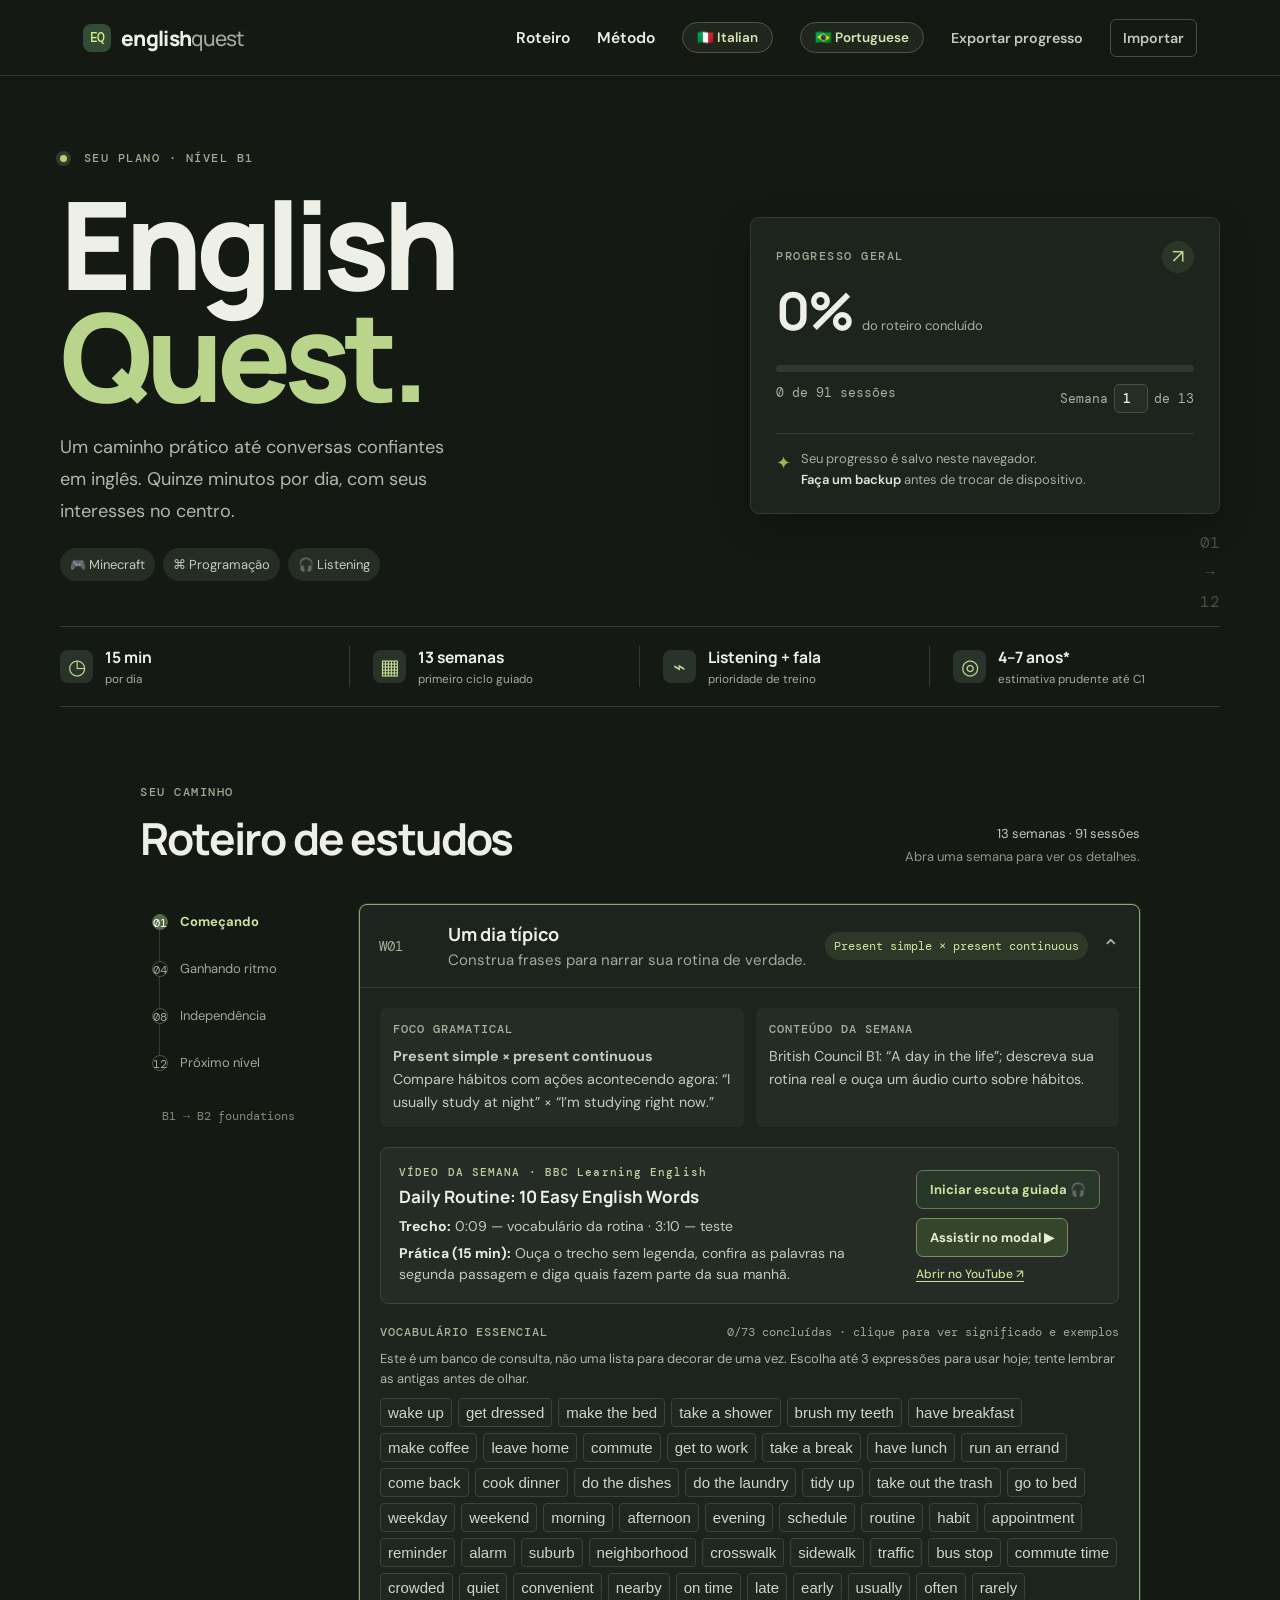
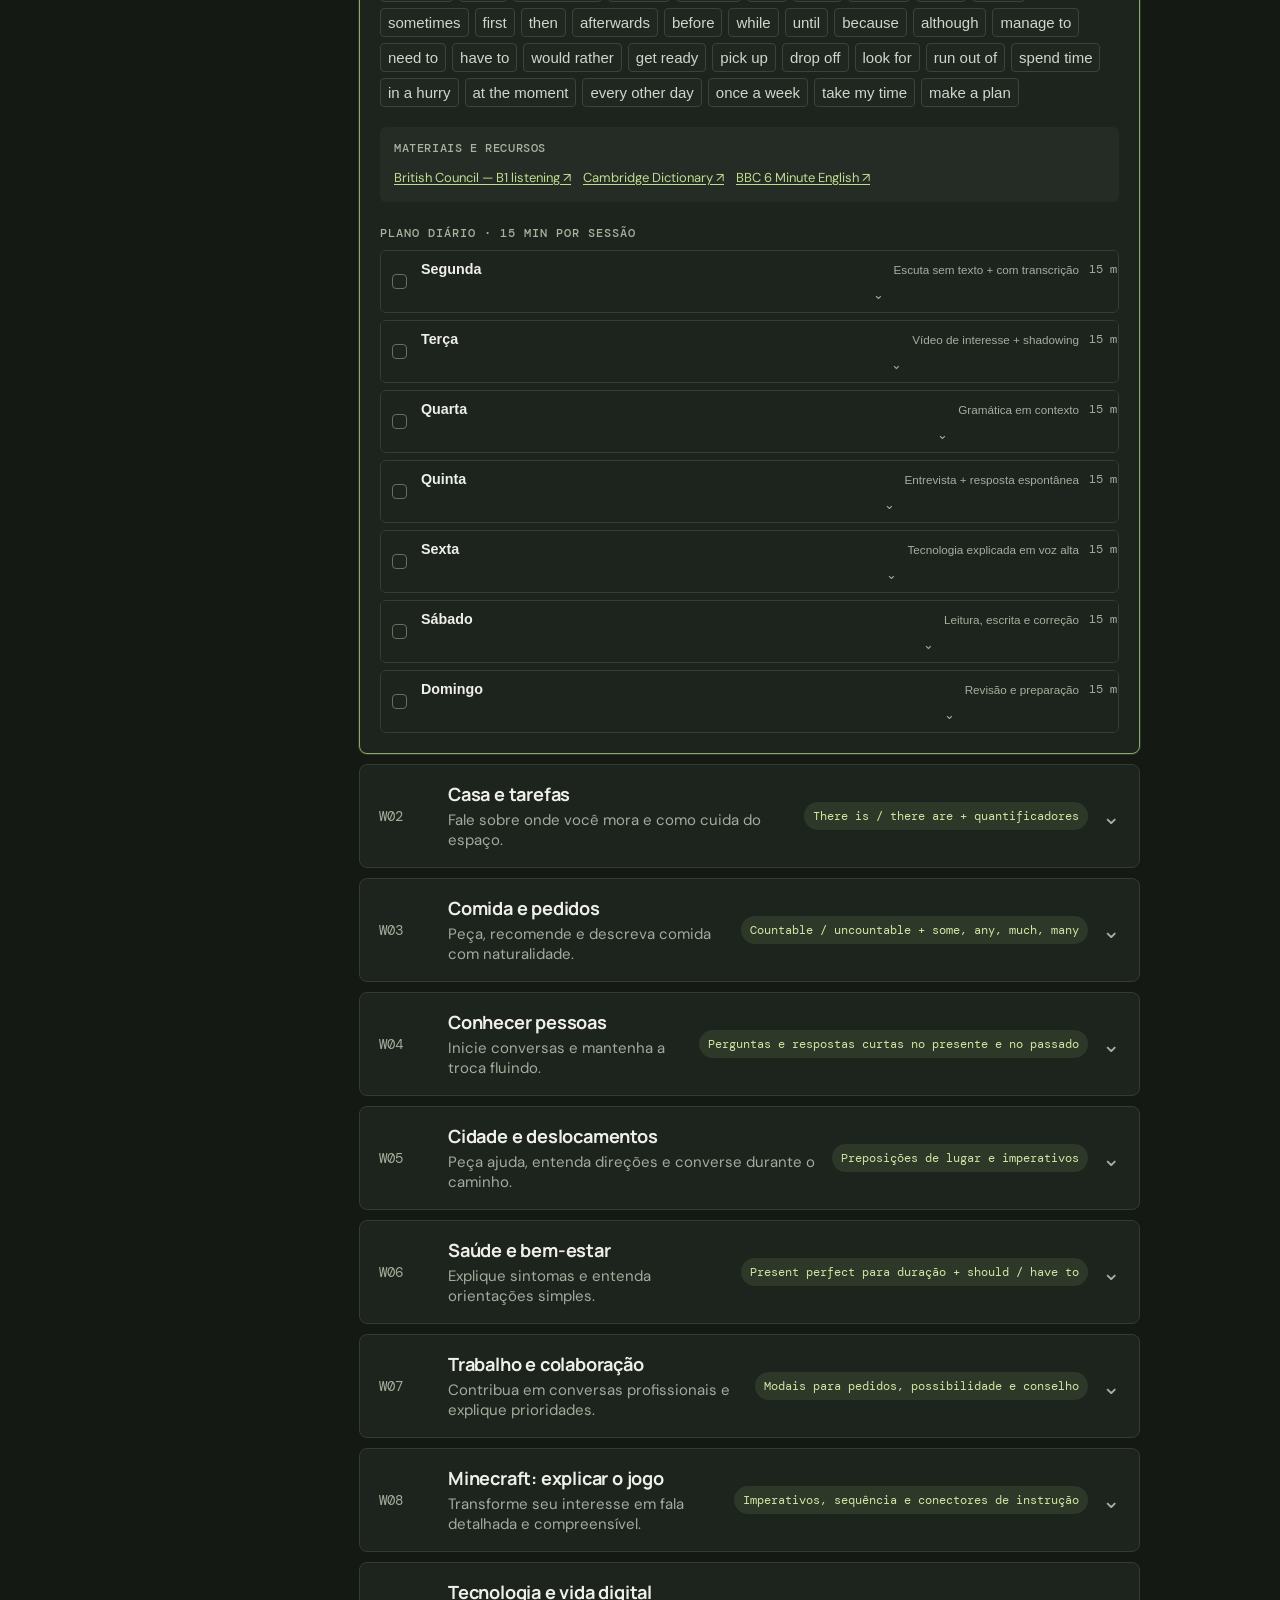
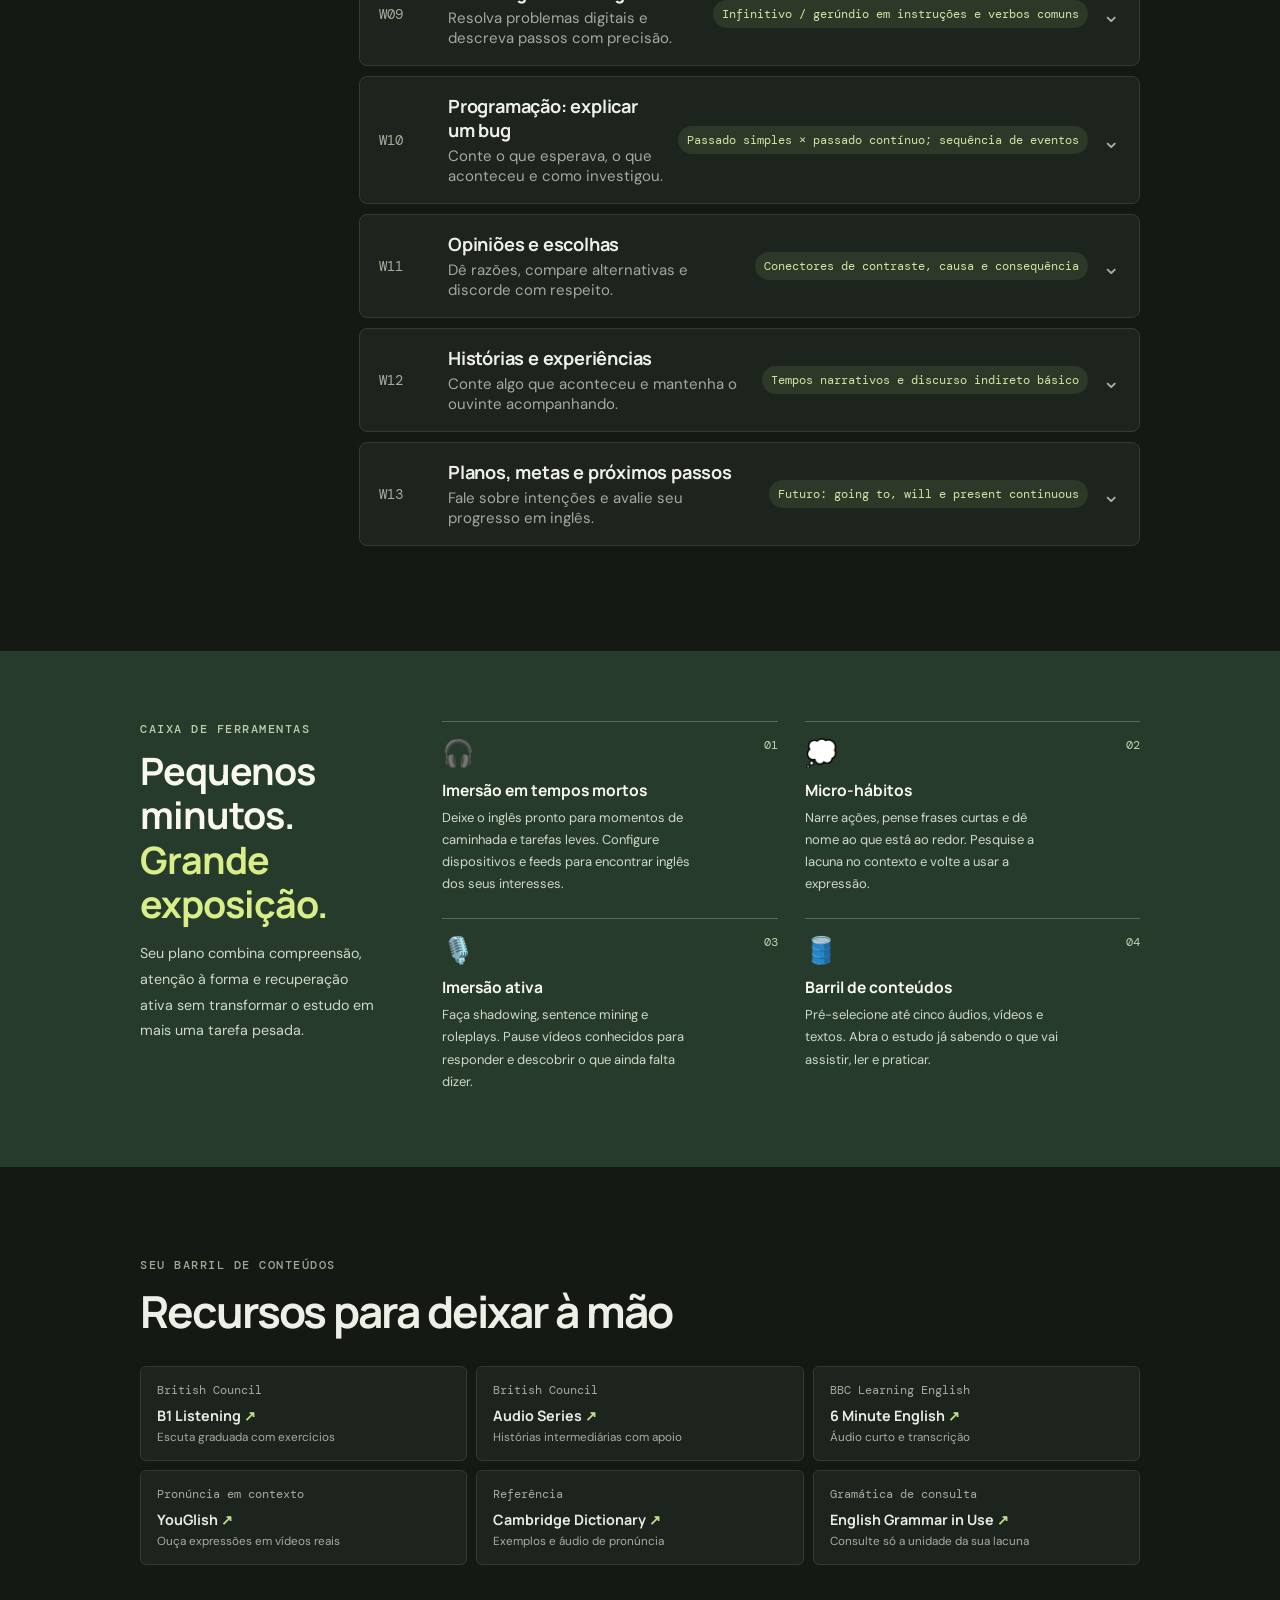
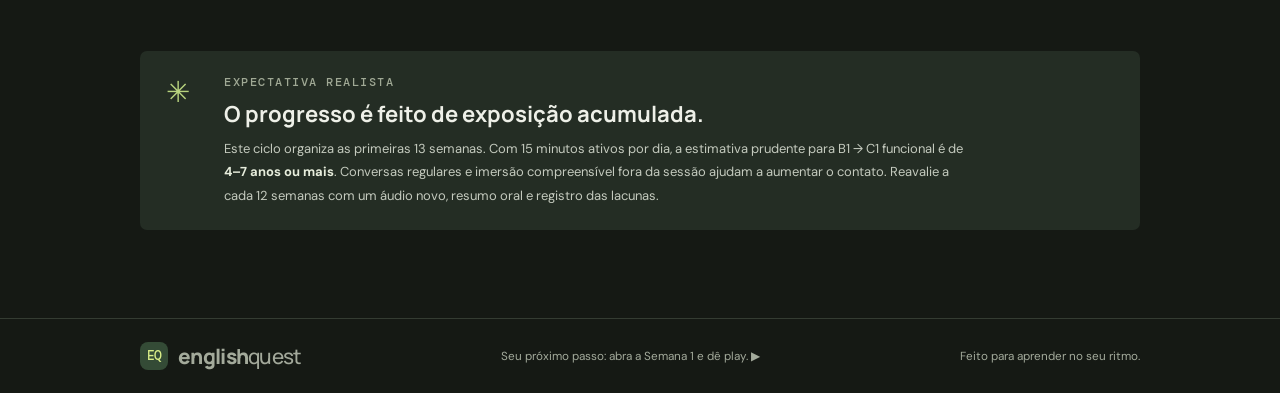
<file: index.html>
<!doctype html>
<html lang="pt-BR">
<head>
  <meta charset="utf-8">
  <meta name="viewport" content="width=device-width, initial-scale=1">
  <meta name="theme-color" content="#151914">
  <meta name="description" content="Roteiro interativo de inglês B1 a C1 com sessões de 15 minutos, listening, gramática e vocabulário.">
  <title>English Quest — B1 → C1</title>
  <link rel="preconnect" href="https://fonts.googleapis.com">
  <link rel="preconnect" href="https://fonts.gstatic.com" crossorigin>
  <link href="https://fonts.googleapis.com/css2?family=DM+Mono:wght@400;500&family=DM+Sans:wght@400;500;600;700&family=Manrope:wght@500;600;700;800&display=swap" rel="stylesheet">
  <link rel="stylesheet" href="styles.css?v=study-polish-v3-20261006">
  <script src="app.js?v=study-polish-v3-20261006" defer></script>
</head>
<body>
  <header class="topbar">
    <a class="brand" href="#top" aria-label="English Quest início"><span class="brand-mark">EQ</span><span>english<span class="brand-light">quest</span></span></a>
    <nav class="topnav" aria-label="Navegação principal">
      <a href="#roadmap">Roteiro</a><a href="#toolkit">Método</a>
      <a href="italian/" class="lang-button" title="Mudar para o plano de Italiano A2">🇮🇹 Italian</a>
      <a href="portuguese/" class="lang-button" title="Mudar para o plano de Português Brasileiro A1-A2">🇧🇷 Portuguese</a>
      <button class="quiet-button" id="export-button" type="button">Exportar progresso</button>
      <label class="import-button" for="import-file">Importar</label><input id="import-file" type="file" accept="application/json" hidden>
    </nav>
  </header>

  <main id="top">
    <section class="hero">
      <div class="hero-copy">
        <div class="eyebrow"><span class="live-dot"></span> SEU PLANO · NÍVEL B1</div>
        <h1>English<br><span>Quest.</span></h1>
        <p class="hero-description">Um caminho prático até conversas confiantes em inglês. Quinze minutos por dia, com seus interesses no centro.</p>
        <div class="hero-tags"><span>🎮 Minecraft</span><span>⌘ Programação</span><span>🎧 Listening</span></div>
      </div>
      <div class="progress-card">
        <div class="progress-heading"><div><span class="eyebrow">PROGRESSO GERAL</span><div class="progress-number"><strong id="overall-percent">0%</strong><span>do roteiro concluído</span></div></div><div class="progress-icon">↗</div></div>
        <div class="progress-track"><span id="overall-bar"></span></div>
        <div class="progress-foot"><span id="completed-count">0 de 91 sessões</span><label class="week-jump-label" for="week-jump">Semana <select id="week-jump" aria-label="Ir para a semana"></select> de 13</label></div>
        <div class="progress-note"><span>✦</span><span>Seu progresso é salvo neste navegador.<br><b>Faça um backup</b> antes de trocar de dispositivo.</span></div>
      </div>
      <div class="hero-decoration" aria-hidden="true">01<br>→<br>12</div>
    </section>

    <section class="stats-row" aria-label="Resumo do plano">
      <div class="stat"><span class="stat-icon">◷</span><div><strong>15 min</strong><small>por dia</small></div></div>
      <div class="stat"><span class="stat-icon">▦</span><div><strong>13 semanas</strong><small>primeiro ciclo guiado</small></div></div>
      <div class="stat"><span class="stat-icon">⌁</span><div><strong>Listening + fala</strong><small>prioridade de treino</small></div></div>
      <div class="stat"><span class="stat-icon">◎</span><div><strong>4–7 anos*</strong><small>estimativa prudente até C1</small></div></div>
    </section>

    <section class="roadmap-section" id="roadmap">
      <div class="section-heading"><div><div class="eyebrow">SEU CAMINHO</div><h2>Roteiro de estudos</h2></div><div class="heading-side">13 semanas · 91 sessões<br><span>Abra uma semana para ver os detalhes.</span></div></div>
      <div class="roadmap-layout">
        <aside class="roadmap-rail"><div class="rail-line"></div><div class="rail-label active"><i>01</i><span>Começando</span></div><div class="rail-label"><i>04</i><span>Ganhando ritmo</span></div><div class="rail-label"><i>08</i><span>Independência</span></div><div class="rail-label"><i>12</i><span>Próximo nível</span></div><div class="rail-caption">B1 → B2 foundations</div></aside>
        <div class="weeks" id="weeks-container" aria-live="polite"></div>
      </div>
    </section>

    <section class="toolkit" id="toolkit">
      <div class="toolkit-title"><div class="eyebrow">CAIXA DE FERRAMENTAS</div><h2>Pequenos minutos.<br><span>Grande exposição.</span></h2><p>Seu plano combina compreensão, atenção à forma e recuperação ativa sem transformar o estudo em mais uma tarefa pesada.</p></div>
      <div class="toolkit-grid">
        <article class="tool-card"><span class="tool-number">01</span><div class="tool-icon">🎧</div><h3>Imersão em tempos mortos</h3><p>Deixe o inglês pronto para momentos de caminhada e tarefas leves. Configure dispositivos e feeds para encontrar inglês dos seus interesses.</p></article>
        <article class="tool-card"><span class="tool-number">02</span><div class="tool-icon">💭</div><h3>Micro-hábitos</h3><p>Narre ações, pense frases curtas e dê nome ao que está ao redor. Pesquise a lacuna no contexto e volte a usar a expressão.</p></article>
        <article class="tool-card"><span class="tool-number">03</span><div class="tool-icon">🎙️</div><h3>Imersão ativa</h3><p>Faça shadowing, sentence mining e roleplays. Pause vídeos conhecidos para responder e descobrir o que ainda falta dizer.</p></article>
        <article class="tool-card"><span class="tool-number">04</span><div class="tool-icon">🛢️</div><h3>Barril de conteúdos</h3><p>Pré-selecione até cinco áudios, vídeos e textos. Abra o estudo já sabendo o que vai assistir, ler e praticar.</p></article>
      </div>
    </section>

    <section class="resources" id="resources"><div class="eyebrow">SEU BARRIL DE CONTEÚDOS</div><h2>Recursos para deixar à mão</h2><div class="resource-links">
      <a href="https://learnenglish.britishcouncil.org/skills/listening/b1-listening" target="_blank" rel="noreferrer"><span>British Council</span><b>B1 Listening <i>↗</i></b><small>Escuta graduada com exercícios</small></a>
      <a href="https://learnenglish.britishcouncil.org/free-resources/general/audio-series" target="_blank" rel="noreferrer"><span>British Council</span><b>Audio Series <i>↗</i></b><small>Histórias intermediárias com apoio</small></a>
      <a href="https://www.bbc.co.uk/learningenglish/english/features/6-minute-english" target="_blank" rel="noreferrer"><span>BBC Learning English</span><b>6 Minute English <i>↗</i></b><small>Áudio curto e transcrição</small></a>
      <a href="https://youglish.com/english" target="_blank" rel="noreferrer"><span>Pronúncia em contexto</span><b>YouGlish <i>↗</i></b><small>Ouça expressões em vídeos reais</small></a>
      <a href="https://dictionary.cambridge.org/" target="_blank" rel="noreferrer"><span>Referência</span><b>Cambridge Dictionary <i>↗</i></b><small>Exemplos e áudio de pronúncia</small></a>
      <a href="https://www.cambridge.org/gb/cambridgeenglish/catalog/grammar-vocabulary-and-pronunciation/english-grammar-use-5th-edition" target="_blank" rel="noreferrer"><span>Gramática de consulta</span><b>English Grammar in Use <i>↗</i></b><small>Consulte só a unidade da sua lacuna</small></a>
    </div></section>

    <section class="estimate"><div class="estimate-mark">✳</div><div><div class="eyebrow">EXPECTATIVA REALISTA</div><h2>O progresso é feito de exposição acumulada.</h2><p>Este ciclo organiza as primeiras 13 semanas. Com 15 minutos ativos por dia, a estimativa prudente para B1 → C1 funcional é de <b>4–7 anos ou mais</b>. Conversas regulares e imersão compreensível fora da sessão ajudam a aumentar o contato. Reavalie a cada 12 semanas com um áudio novo, resumo oral e registro das lacunas.</p></div></section>
  </main>
  <footer><a class="brand" href="#top"><span class="brand-mark">EQ</span><span>english<span class="brand-light">quest</span></span></a><span>Seu próximo passo: abra a Semana 1 e dê play. ▶</span><span>Feito para aprender no seu ritmo.</span></footer>
  <dialog class="listening-dialog" id="listening-dialog" aria-labelledby="listening-title">
    <div class="vocab-dialog-head"><div><div class="eyebrow">PRÁTICA GUIADA · 15 MIN</div><h2 id="listening-title">Listening em 4 passagens</h2></div><button class="dialog-close" id="listening-close" type="button" aria-label="Fechar treino de listening">×</button></div>
    <p class="listening-intro" id="listening-intro"></p>
    <button class="video-open-button listening-video-button" id="listening-video-open" type="button">Abrir o vídeo desta semana ▶</button>
    <div class="listening-steps" id="listening-steps"></div>
    <div class="listening-history" id="listening-history" aria-live="polite"></div>
    <fieldset class="confidence-field"><legend>Quanto você entendeu sem legenda?</legend><div><label><input type="radio" name="listening-confidence" value="1"> Quase nada</label><label><input type="radio" name="listening-confidence" value="2"> A ideia geral</label><label><input type="radio" name="listening-confidence" value="3"> A maior parte</label><label><input type="radio" name="listening-confidence" value="4"> Quase tudo</label></div></fieldset>
    <label class="listening-note-label" for="listening-note">Anote uma frase ou lacuna para rever <span>(opcional)</span></label><textarea id="listening-note" rows="2" maxlength="240" placeholder="Ex.: I missed the phrase after “usually…”"></textarea>
    <button id="listening-save" class="complete-button listening-save" type="button">Salvar reflexão</button>
  </dialog>
  <dialog class="vocab-dialog" id="vocab-dialog" aria-labelledby="vocab-dialog-title">
    <div class="vocab-dialog-head"><div><div class="eyebrow">FICHA DE VOCABULÁRIO</div><h2 id="vocab-dialog-title"></h2></div><button class="dialog-close" id="vocab-close" type="button" aria-label="Fechar ficha">×</button></div>
    <div class="vocab-meaning"><div class="vocab-section-label">SIGNIFICADO EM PORTUGUÊS</div><p id="vocab-translation" aria-live="polite">Buscando tradução…</p><small id="vocab-meaning-note">Tradução automática para orientar; o contexto ajuda a escolher o sentido.</small></div>
    <div class="vocab-examples"><div class="vocab-section-label">USO NO COTIDIANO</div><div id="vocab-example-list"></div></div>
    <div class="vocab-related-video" id="vocab-related-video" hidden><div><div class="vocab-section-label">OUÇA EM CONTEXTO</div><p id="vocab-video-title"></p></div><button id="vocab-video-open" class="video-open-button" type="button">Ver vídeo ▶</button></div>
    <div class="vocab-dialog-actions"><div class="vocab-reference-links"><a id="vocab-youglish" target="_blank" rel="noreferrer">Ouvir exemplos reais ↗</a><a id="vocab-cambridge" target="_blank" rel="noreferrer">Ver no Cambridge ↗</a></div><button id="vocab-complete" class="complete-button" type="button">Concluir</button></div>
    <p class="vocab-privacy-note">Quando não houver tradução no glossário local, somente a expressão em inglês será enviada ao serviço de tradução. O resultado fica guardado neste navegador.</p>
  </dialog>
  <dialog class="video-dialog" id="video-dialog" aria-labelledby="video-dialog-title">
    <div class="video-dialog-head"><div><div class="eyebrow" id="video-dialog-channel"></div><h2 id="video-dialog-title"></h2><p id="video-dialog-focus"></p></div><button class="dialog-close" id="video-close" type="button" aria-label="Fechar vídeo">×</button></div>
    <div class="video-frame"><iframe id="video-frame" title="Vídeo recomendado para estudar inglês" src="about:blank" allow="accelerometer; autoplay; clipboard-write; encrypted-media; gyroscope; picture-in-picture; web-share" referrerpolicy="strict-origin-when-cross-origin" allowfullscreen></iframe></div>
    <div class="video-dialog-foot"><p id="video-dialog-task"></p><a id="video-youtube-link" target="_blank" rel="noreferrer">Abrir no YouTube ↗</a></div>
  </dialog>
  <div class="toast" id="toast" role="status" aria-live="polite"></div>
</body>
</html>
</file>
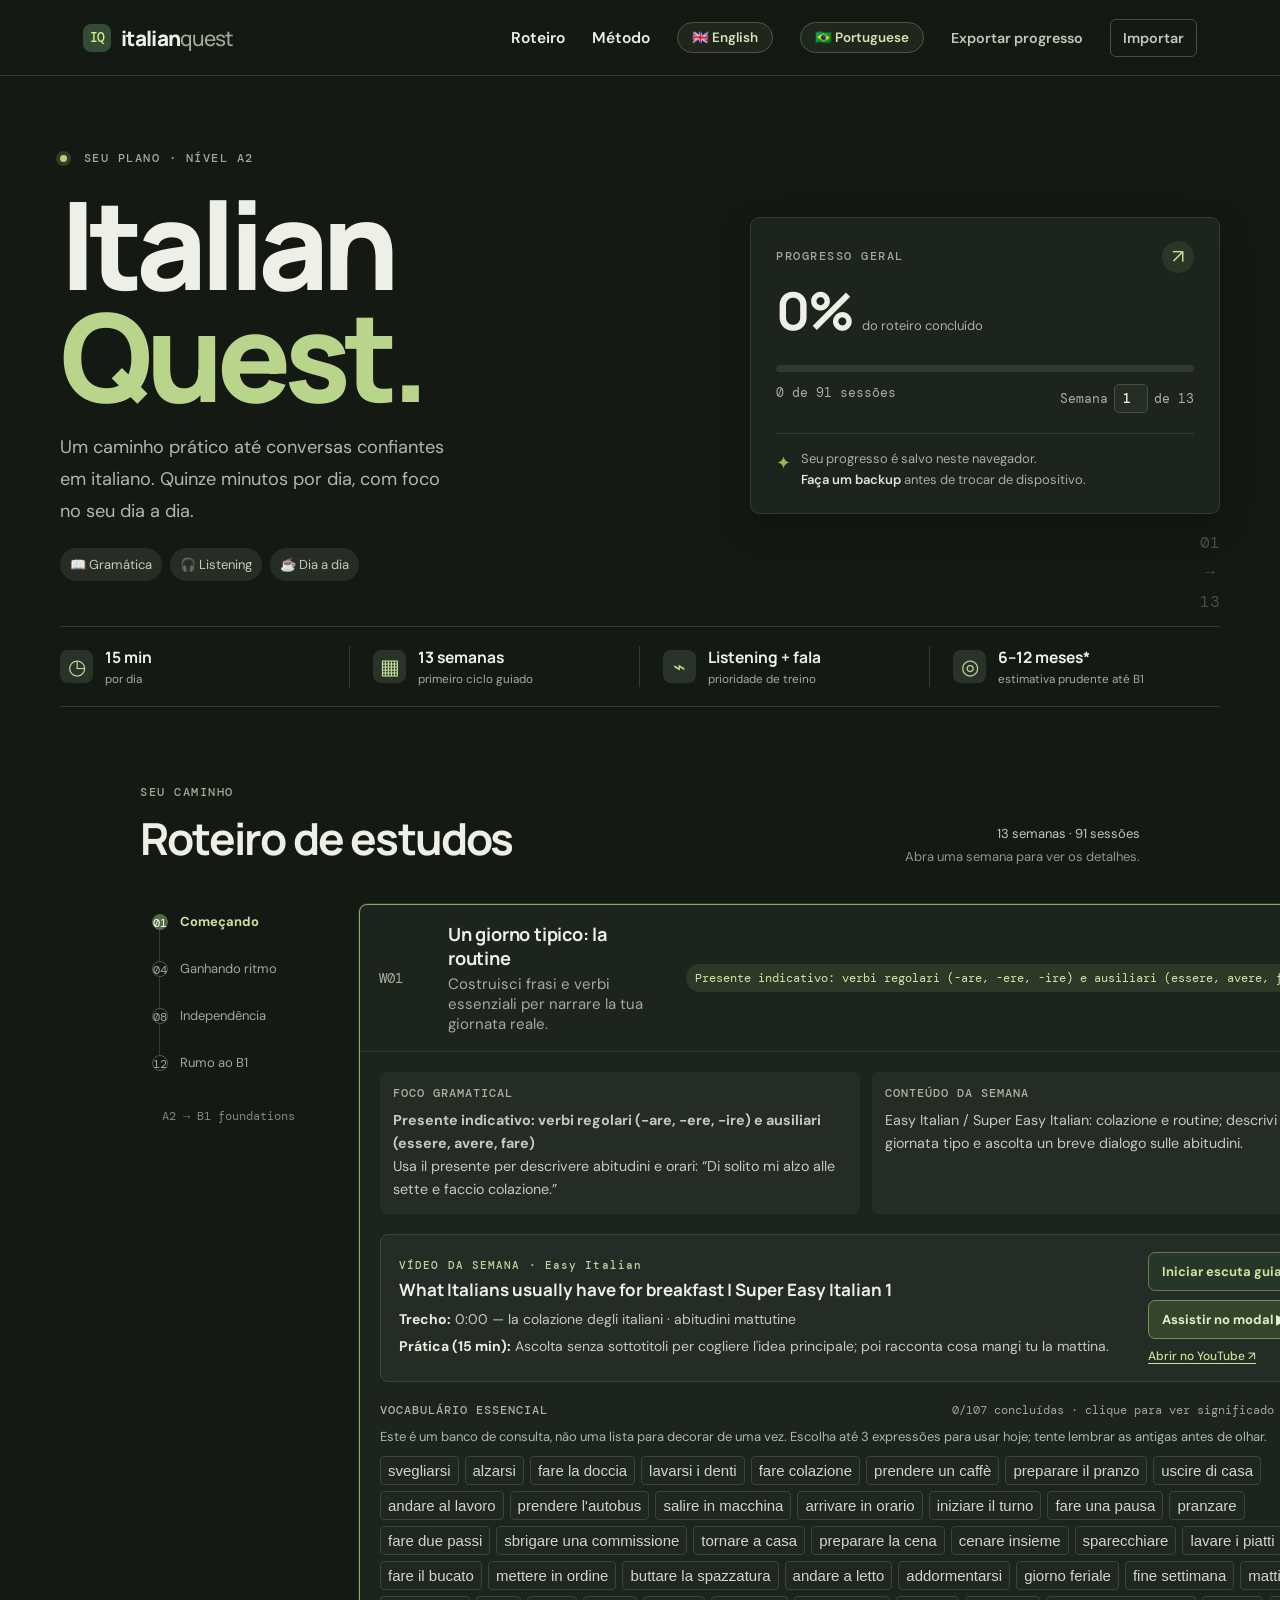
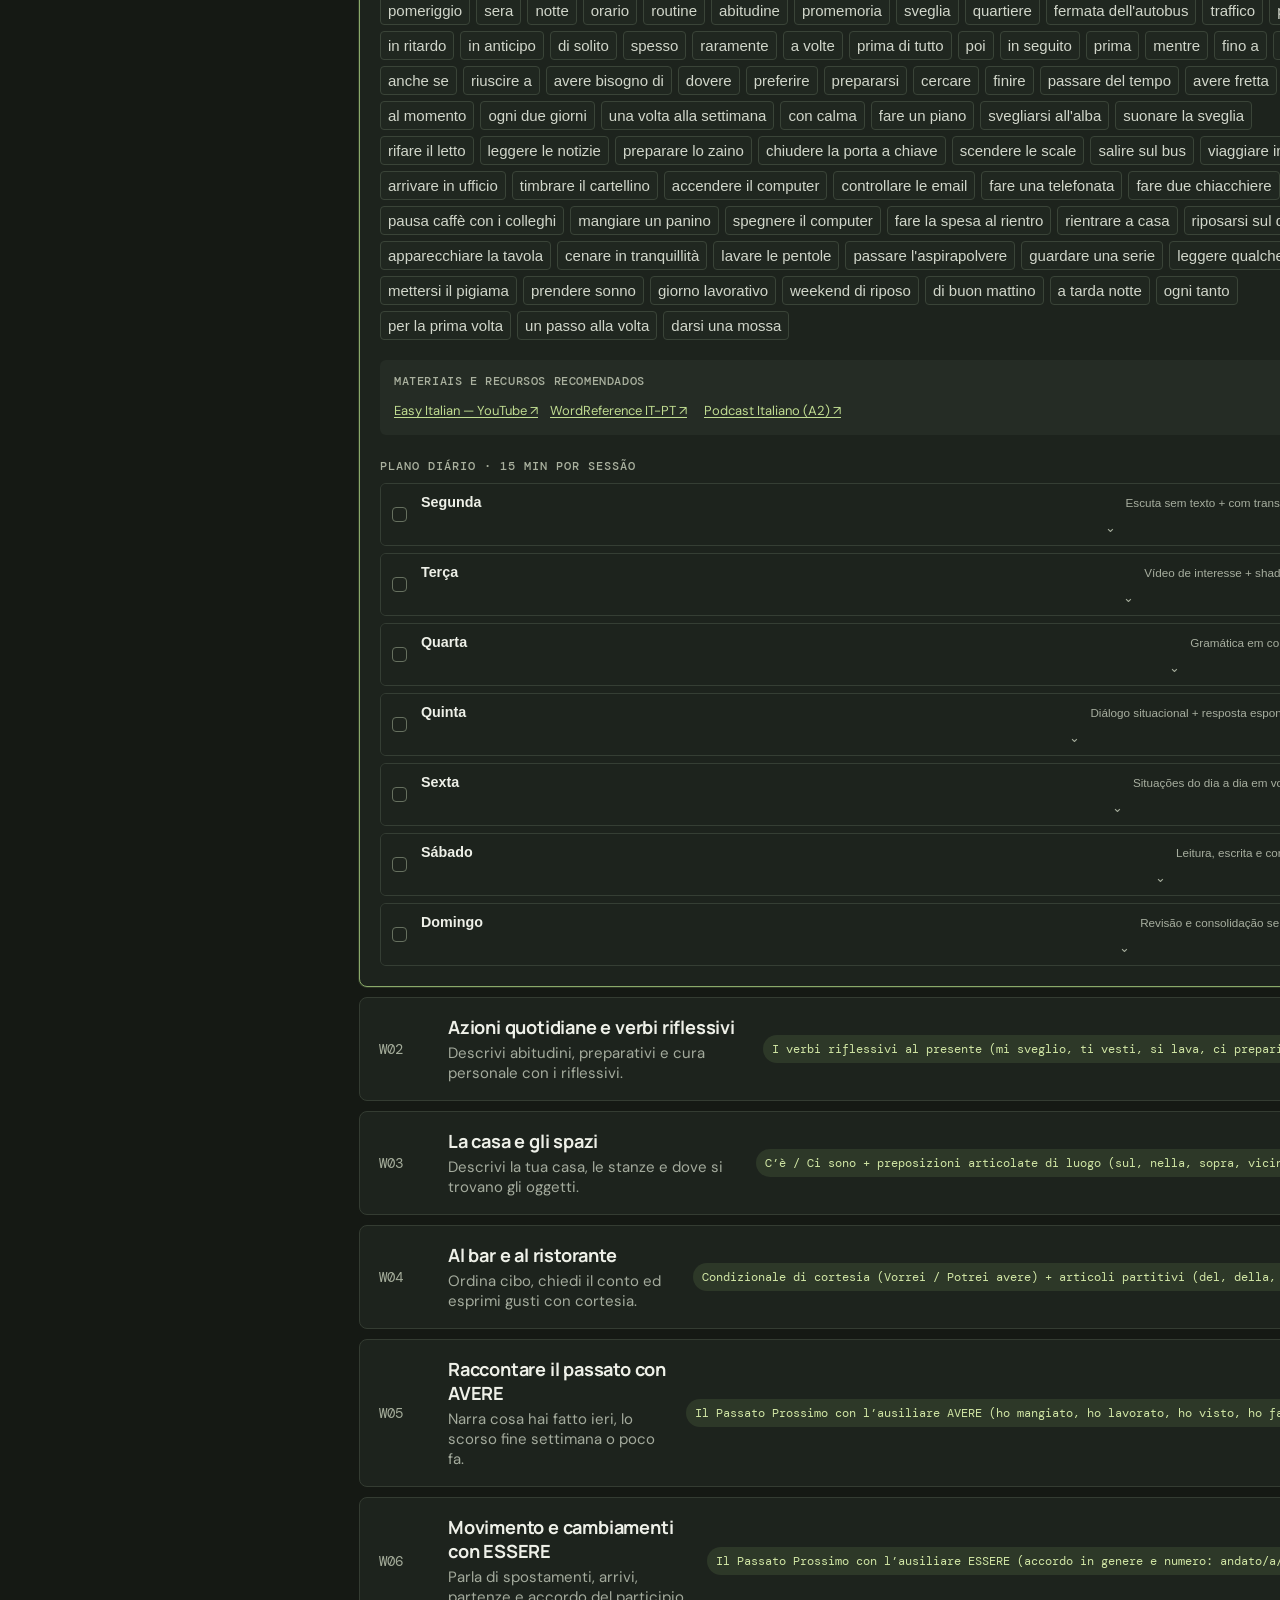
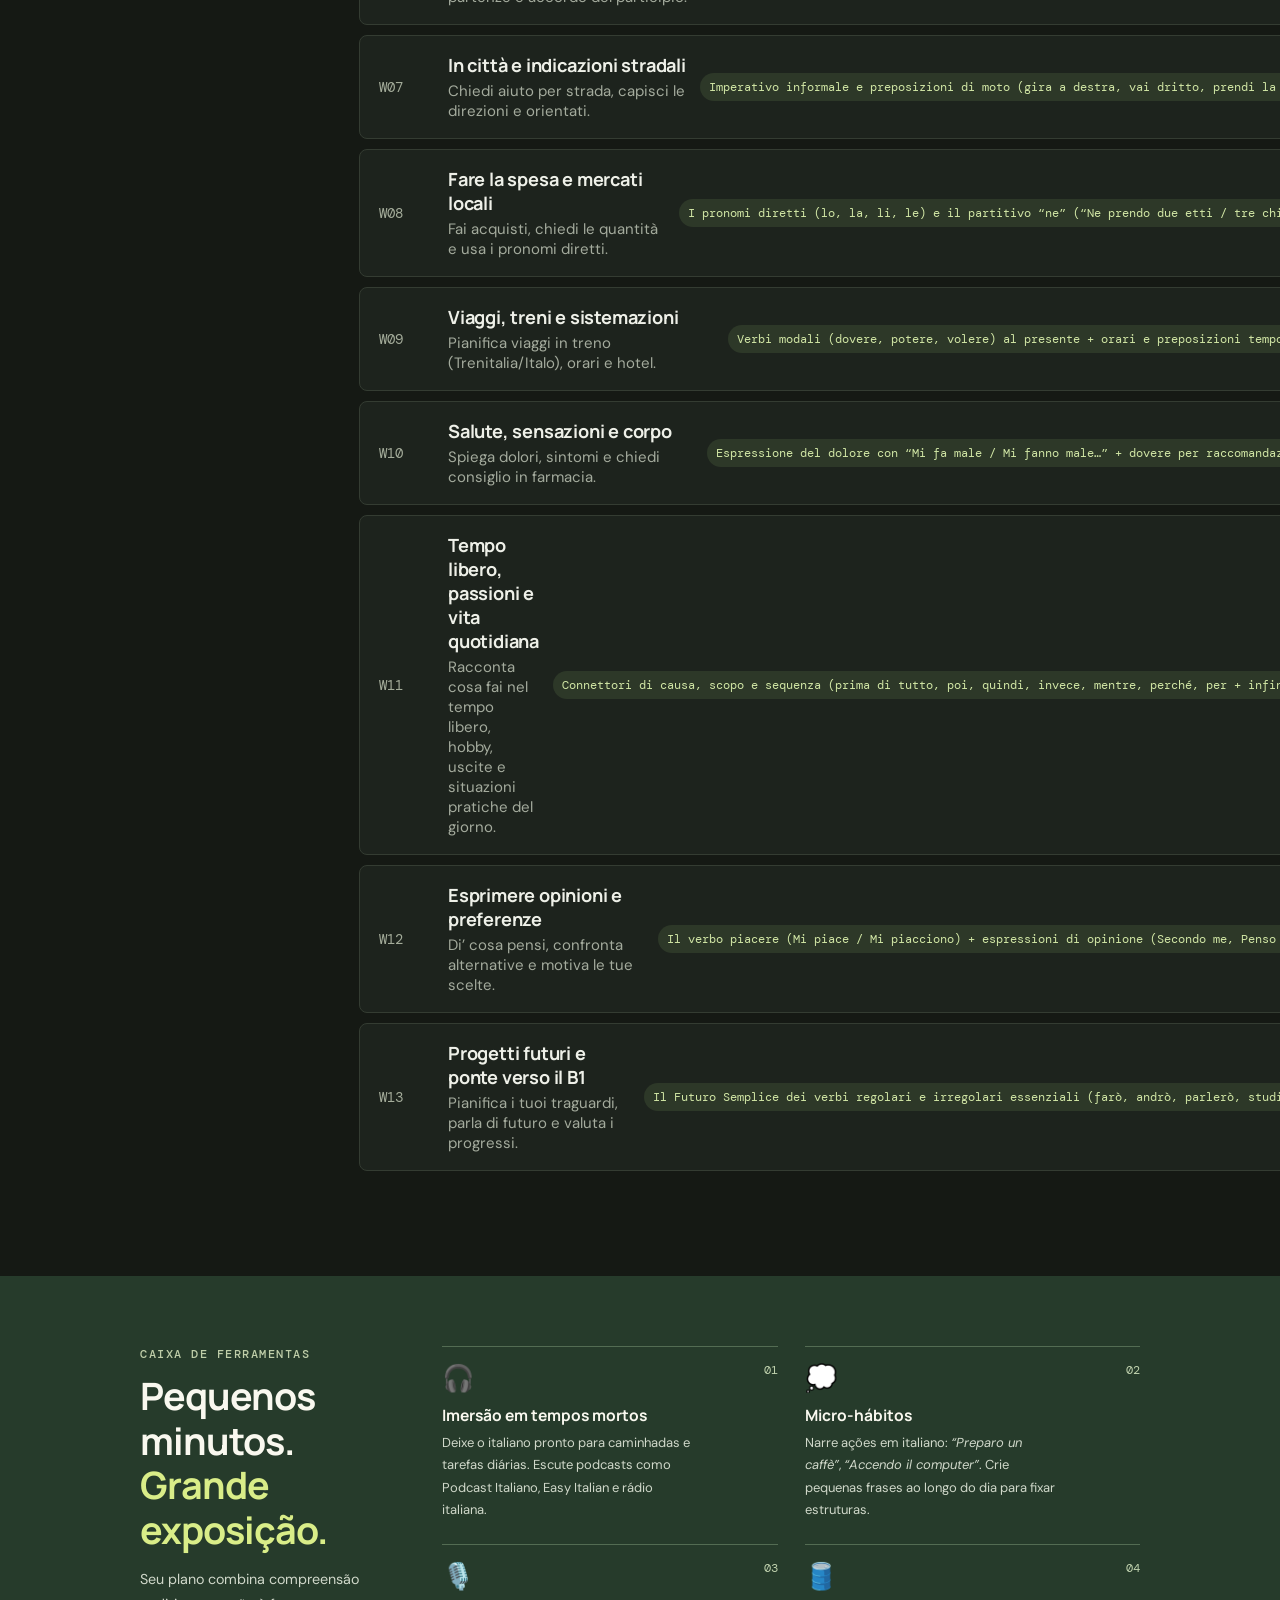
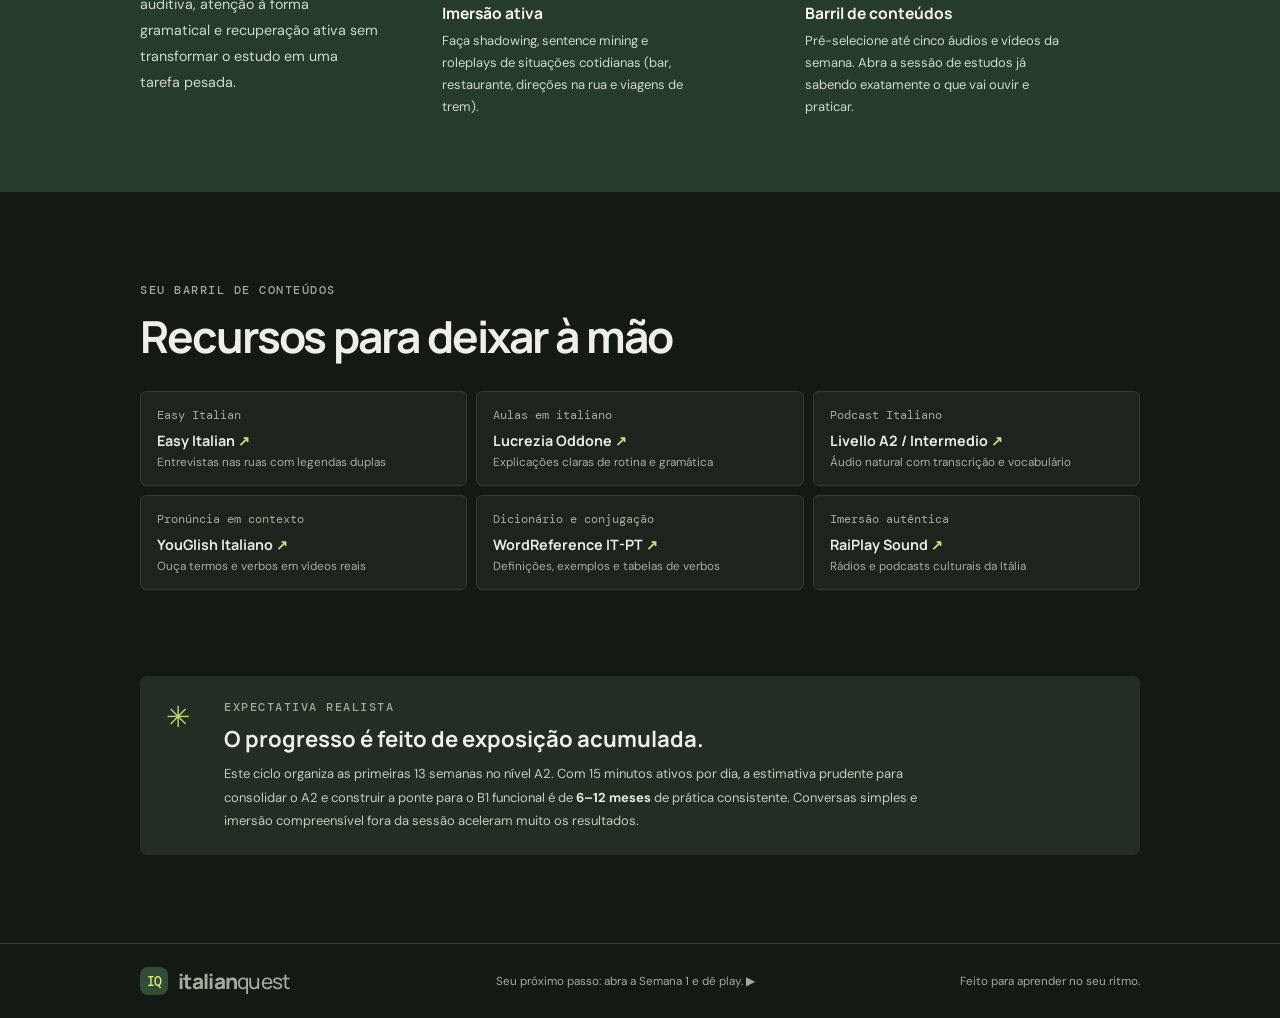
<file: italian/index.html>
<!doctype html>
<html lang="pt-BR">
<head>
  <meta charset="utf-8">
  <meta name="viewport" content="width=device-width, initial-scale=1">
  <meta name="theme-color" content="#151914">
  <meta name="description" content="Roteiro interativo de italiano nível A2 a B1 com sessões de 15 minutos, listening, gramática em contexto e vocabulário.">
  <title>Italian Quest — A2 → B1</title>
  <link rel="preconnect" href="https://fonts.googleapis.com">
  <link rel="preconnect" href="https://fonts.gstatic.com" crossorigin>
  <link href="https://fonts.googleapis.com/css2?family=DM+Mono:wght@400;500&family=DM+Sans:wght@400;500;600;700&family=Manrope:wght@500;600;700;800&display=swap" rel="stylesheet">
  <link rel="stylesheet" href="../styles.css?v=italian-quest-v1-20261029">
  <script src="app.js?v=italian-quest-v1-20261029" defer></script>
</head>
<body>
  <header class="topbar">
    <a class="brand" href="#top" aria-label="Italian Quest início"><span class="brand-mark">IQ</span><span>italian<span class="brand-light">quest</span></span></a>
    <nav class="topnav" aria-label="Navegação principal">
      <a href="#roadmap">Roteiro</a><a href="#toolkit">Método</a>
      <a href="../" class="lang-button" title="Voltar para o plano de Inglês">🇬🇧 English</a>
      <a href="../portuguese/" class="lang-button" title="Plano de Português Brasileiro A1-A2">🇧🇷 Portuguese</a>
      <button class="quiet-button" id="export-button" type="button">Exportar progresso</button>
      <label class="import-button" for="import-file">Importar</label><input id="import-file" type="file" accept="application/json" hidden>
    </nav>
  </header>

  <main id="top">
    <section class="hero">
      <div class="hero-copy">
        <div class="eyebrow"><span class="live-dot"></span> SEU PLANO · NÍVEL A2</div>
        <h1>Italian<br><span>Quest.</span></h1>
        <p class="hero-description">Um caminho prático até conversas confiantes em italiano. Quinze minutos por dia, com foco no seu dia a dia.</p>
        <div class="hero-tags"><span>📖 Gramática</span><span>🎧 Listening</span><span>☕ Dia a dia</span></div>
      </div>
      <div class="progress-card">
        <div class="progress-heading"><div><span class="eyebrow">PROGRESSO GERAL</span><div class="progress-number"><strong id="overall-percent">0%</strong><span>do roteiro concluído</span></div></div><div class="progress-icon">↗</div></div>
        <div class="progress-track"><span id="overall-bar"></span></div>
        <div class="progress-foot"><span id="completed-count">0 de 91 sessões</span><label class="week-jump-label" for="week-jump">Semana <select id="week-jump" aria-label="Ir para a semana"></select> de 13</label></div>
        <div class="progress-note"><span>✦</span><span>Seu progresso é salvo neste navegador.<br><b>Faça um backup</b> antes de trocar de dispositivo.</span></div>
      </div>
      <div class="hero-decoration" aria-hidden="true">01<br>→<br>13</div>
    </section>

    <section class="stats-row" aria-label="Resumo do plano">
      <div class="stat"><span class="stat-icon">◷</span><div><strong>15 min</strong><small>por dia</small></div></div>
      <div class="stat"><span class="stat-icon">▦</span><div><strong>13 semanas</strong><small>primeiro ciclo guiado</small></div></div>
      <div class="stat"><span class="stat-icon">⌁</span><div><strong>Listening + fala</strong><small>prioridade de treino</small></div></div>
      <div class="stat"><span class="stat-icon">◎</span><div><strong>6–12 meses*</strong><small>estimativa prudente até B1</small></div></div>
    </section>

    <section class="roadmap-section" id="roadmap">
      <div class="section-heading"><div><div class="eyebrow">SEU CAMINHO</div><h2>Roteiro de estudos</h2></div><div class="heading-side">13 semanas · 91 sessões<br><span>Abra uma semana para ver os detalhes.</span></div></div>
      <div class="roadmap-layout">
        <aside class="roadmap-rail"><div class="rail-line"></div><div class="rail-label active"><i>01</i><span>Começando</span></div><div class="rail-label"><i>04</i><span>Ganhando ritmo</span></div><div class="rail-label"><i>08</i><span>Independência</span></div><div class="rail-label"><i>12</i><span>Rumo ao B1</span></div><div class="rail-caption">A2 → B1 foundations</div></aside>
        <div class="weeks" id="weeks-container" aria-live="polite"></div>
      </div>
    </section>

    <section class="toolkit" id="toolkit">
      <div class="toolkit-title"><div class="eyebrow">CAIXA DE FERRAMENTAS</div><h2>Pequenos minutos.<br><span>Grande exposição.</span></h2><p>Seu plano combina compreensão auditiva, atenção à forma gramatical e recuperação ativa sem transformar o estudo em uma tarefa pesada.</p></div>
      <div class="toolkit-grid">
        <article class="tool-card"><span class="tool-number">01</span><div class="tool-icon">🎧</div><h3>Imersão em tempos mortos</h3><p>Deixe o italiano pronto para caminhadas e tarefas diárias. Escute podcasts como Podcast Italiano, Easy Italian e rádio italiana.</p></article>
        <article class="tool-card"><span class="tool-number">02</span><div class="tool-icon">💭</div><h3>Micro-hábitos</h3><p>Narre ações em italiano: <em>“Preparo un caffè”</em>, <em>“Accendo il computer”</em>. Crie pequenas frases ao longo do dia para fixar estruturas.</p></article>
        <article class="tool-card"><span class="tool-number">03</span><div class="tool-icon">🎙️</div><h3>Imersão ativa</h3><p>Faça shadowing, sentence mining e roleplays de situações cotidianas (bar, restaurante, direções na rua e viagens de trem).</p></article>
        <article class="tool-card"><span class="tool-number">04</span><div class="tool-icon">🛢️</div><h3>Barril de conteúdos</h3><p>Pré-selecione até cinco áudios e vídeos da semana. Abra a sessão de estudos já sabendo exatamente o que vai ouvir e praticar.</p></article>
      </div>
    </section>

    <section class="resources" id="resources"><div class="eyebrow">SEU BARRIL DE CONTEÚDOS</div><h2>Recursos para deixar à mão</h2><div class="resource-links">
      <a href="https://www.youtube.com/@EasyItalian" target="_blank" rel="noreferrer"><span>Easy Italian</span><b>Easy Italian <i>↗</i></b><small>Entrevistas nas ruas com legendas duplas</small></a>
      <a href="https://www.youtube.com/@LearnItalianwithLucrezia" target="_blank" rel="noreferrer"><span>Aulas em italiano</span><b>Lucrezia Oddone <i>↗</i></b><small>Explicações claras de rotina e gramática</small></a>
      <a href="https://podcastitaliano.com/" target="_blank" rel="noreferrer"><span>Podcast Italiano</span><b>Livello A2 / Intermedio <i>↗</i></b><small>Áudio natural com transcrição e vocabulário</small></a>
      <a href="https://youglish.com/italian" target="_blank" rel="noreferrer"><span>Pronúncia em contexto</span><b>YouGlish Italiano <i>↗</i></b><small>Ouça termos e verbos em vídeos reais</small></a>
      <a href="https://www.wordreference.com/itpt/" target="_blank" rel="noreferrer"><span>Dicionário e conjugação</span><b>WordReference IT-PT <i>↗</i></b><small>Definições, exemplos e tabelas de verbos</small></a>
      <a href="https://www.raiplaysound.it/" target="_blank" rel="noreferrer"><span>Imersão autêntica</span><b>RaiPlay Sound <i>↗</i></b><small>Rádios e podcasts culturais da Itália</small></a>
    </div></section>

    <section class="estimate"><div class="estimate-mark">✳</div><div><div class="eyebrow">EXPECTATIVA REALISTA</div><h2>O progresso é feito de exposição acumulada.</h2><p>Este ciclo organiza as primeiras 13 semanas no nível A2. Com 15 minutos ativos por dia, a estimativa prudente para consolidar o A2 e construir a ponte para o B1 funcional é de <b>6–12 meses</b> de prática consistente. Conversas simples e imersão compreensível fora da sessão aceleram muito os resultados.</p></div></section>
  </main>
  <footer><a class="brand" href="#top"><span class="brand-mark">IQ</span><span>italian<span class="brand-light">quest</span></span></a><span>Seu próximo passo: abra a Semana 1 e dê play. ▶</span><span>Feito para aprender no seu ritmo.</span></footer>
  <dialog class="listening-dialog" id="listening-dialog" aria-labelledby="listening-title">
    <div class="vocab-dialog-head"><div><div class="eyebrow">PRÁTICA GUIADA · 15 MIN</div><h2 id="listening-title">Listening em 4 passagens</h2></div><button class="dialog-close" id="listening-close" type="button" aria-label="Fechar treino de listening">×</button></div>
    <p class="listening-intro" id="listening-intro"></p>
    <button class="video-open-button listening-video-button" id="listening-video-open" type="button">Abrir o vídeo desta semana ▶</button>
    <div class="listening-steps" id="listening-steps"></div>
    <div class="listening-history" id="listening-history" aria-live="polite"></div>
    <fieldset class="confidence-field"><legend>Quanto você entendeu sem legenda?</legend><div><label><input type="radio" name="listening-confidence" value="1"> Quase nada</label><label><input type="radio" name="listening-confidence" value="2"> A ideia geral</label><label><input type="radio" name="listening-confidence" value="3"> A maior parte</label><label><input type="radio" name="listening-confidence" value="4"> Quase tudo</label></div></fieldset>
    <label class="listening-note-label" for="listening-note">Anote uma frase ou lacuna para rever <span>(opcional)</span></label><textarea id="listening-note" rows="2" maxlength="240" placeholder="Ex.: Non ho capito bene la frase con “di solito…”"></textarea>
    <button id="listening-save" class="complete-button listening-save" type="button">Salvar reflexão</button>
  </dialog>
  <dialog class="vocab-dialog" id="vocab-dialog" aria-labelledby="vocab-dialog-title">
    <div class="vocab-dialog-head"><div><div class="eyebrow">FICHA DE VOCABULÁRIO</div><h2 id="vocab-dialog-title"></h2></div><button class="dialog-close" id="vocab-close" type="button" aria-label="Fechar ficha">×</button></div>
    <div class="vocab-meaning"><div class="vocab-section-label">SIGNIFICADO EM PORTUGUÊS</div><p id="vocab-translation" aria-live="polite">Buscando tradução…</p><small id="vocab-meaning-note">Tradução automática para orientar; o contexto ajuda a escolher o sentido.</small></div>
    <div class="vocab-examples"><div class="vocab-section-label">USO NO COTIDIANO</div><div id="vocab-example-list"></div></div>
    <div class="vocab-related-video" id="vocab-related-video" hidden><div><div class="vocab-section-label">OUÇA EM CONTEXTO</div><p id="vocab-video-title"></p></div><button id="vocab-video-open" class="video-open-button" type="button">Ver vídeo ▶</button></div>
    <div class="vocab-dialog-actions"><div class="vocab-reference-links"><a id="vocab-youglish" target="_blank" rel="noreferrer">Ouvir exemplos reais ↗</a><a id="vocab-wordreference" target="_blank" rel="noreferrer">Ver no WordReference ↗</a></div><button id="vocab-complete" class="complete-button" type="button">Concluir</button></div>
    <p class="vocab-privacy-note">Quando não houver tradução no glossário local, somente o termo em italiano será enviado ao serviço de tradução. O resultado fica guardado neste navegador.</p>
  </dialog>
  <dialog class="video-dialog" id="video-dialog" aria-labelledby="video-dialog-title">
    <div class="video-dialog-head"><div><div class="eyebrow" id="video-dialog-channel"></div><h2 id="video-dialog-title"></h2><p id="video-dialog-focus"></p></div><button class="dialog-close" id="video-close" type="button" aria-label="Fechar vídeo">×</button></div>
    <div class="video-frame"><iframe id="video-frame" title="Vídeo recomendado para estudar italiano" src="about:blank" allow="accelerometer; autoplay; clipboard-write; encrypted-media; gyroscope; picture-in-picture; web-share" referrerpolicy="strict-origin-when-cross-origin" allowfullscreen></iframe></div>
    <div class="video-dialog-foot"><p id="video-dialog-task"></p><a id="video-youtube-link" target="_blank" rel="noreferrer">Abrir no YouTube ↗</a></div>
  </dialog>
  <div class="toast" id="toast" role="status" aria-live="polite"></div>
</body>
</html>
</file>
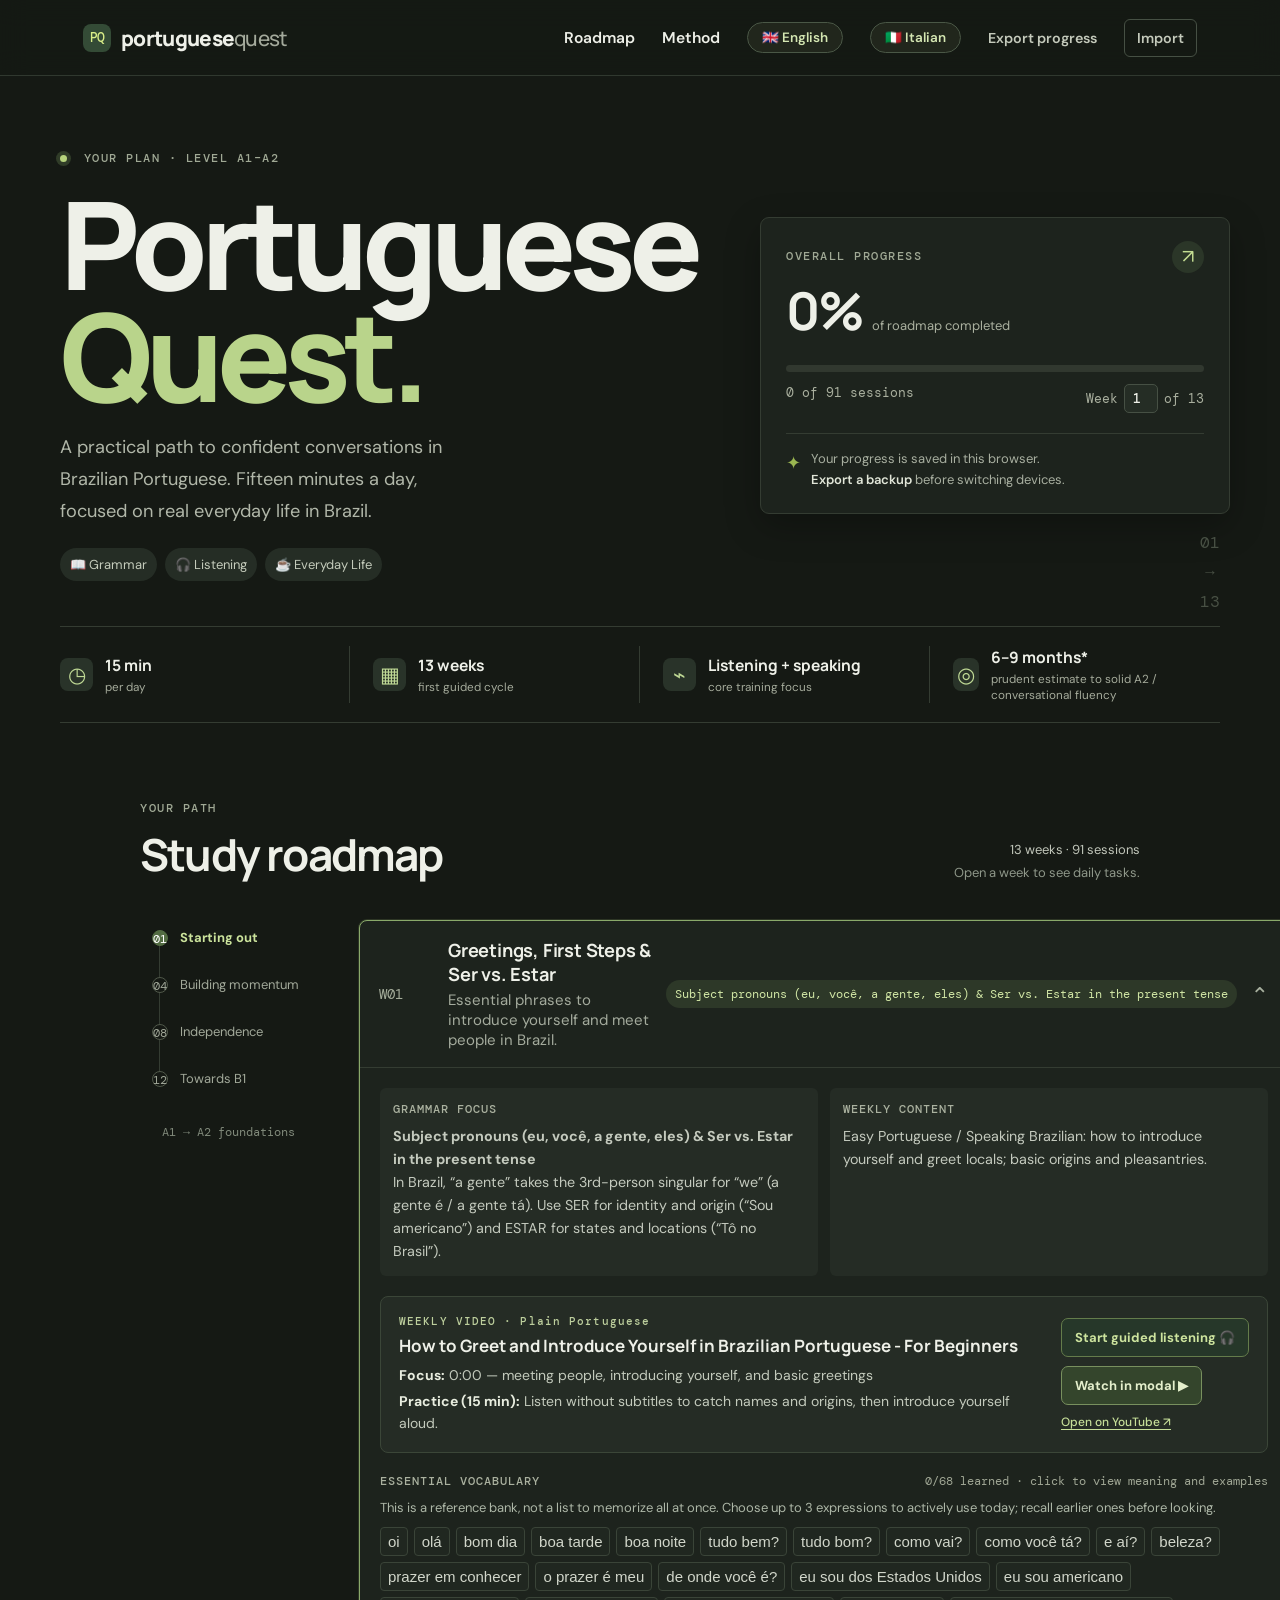
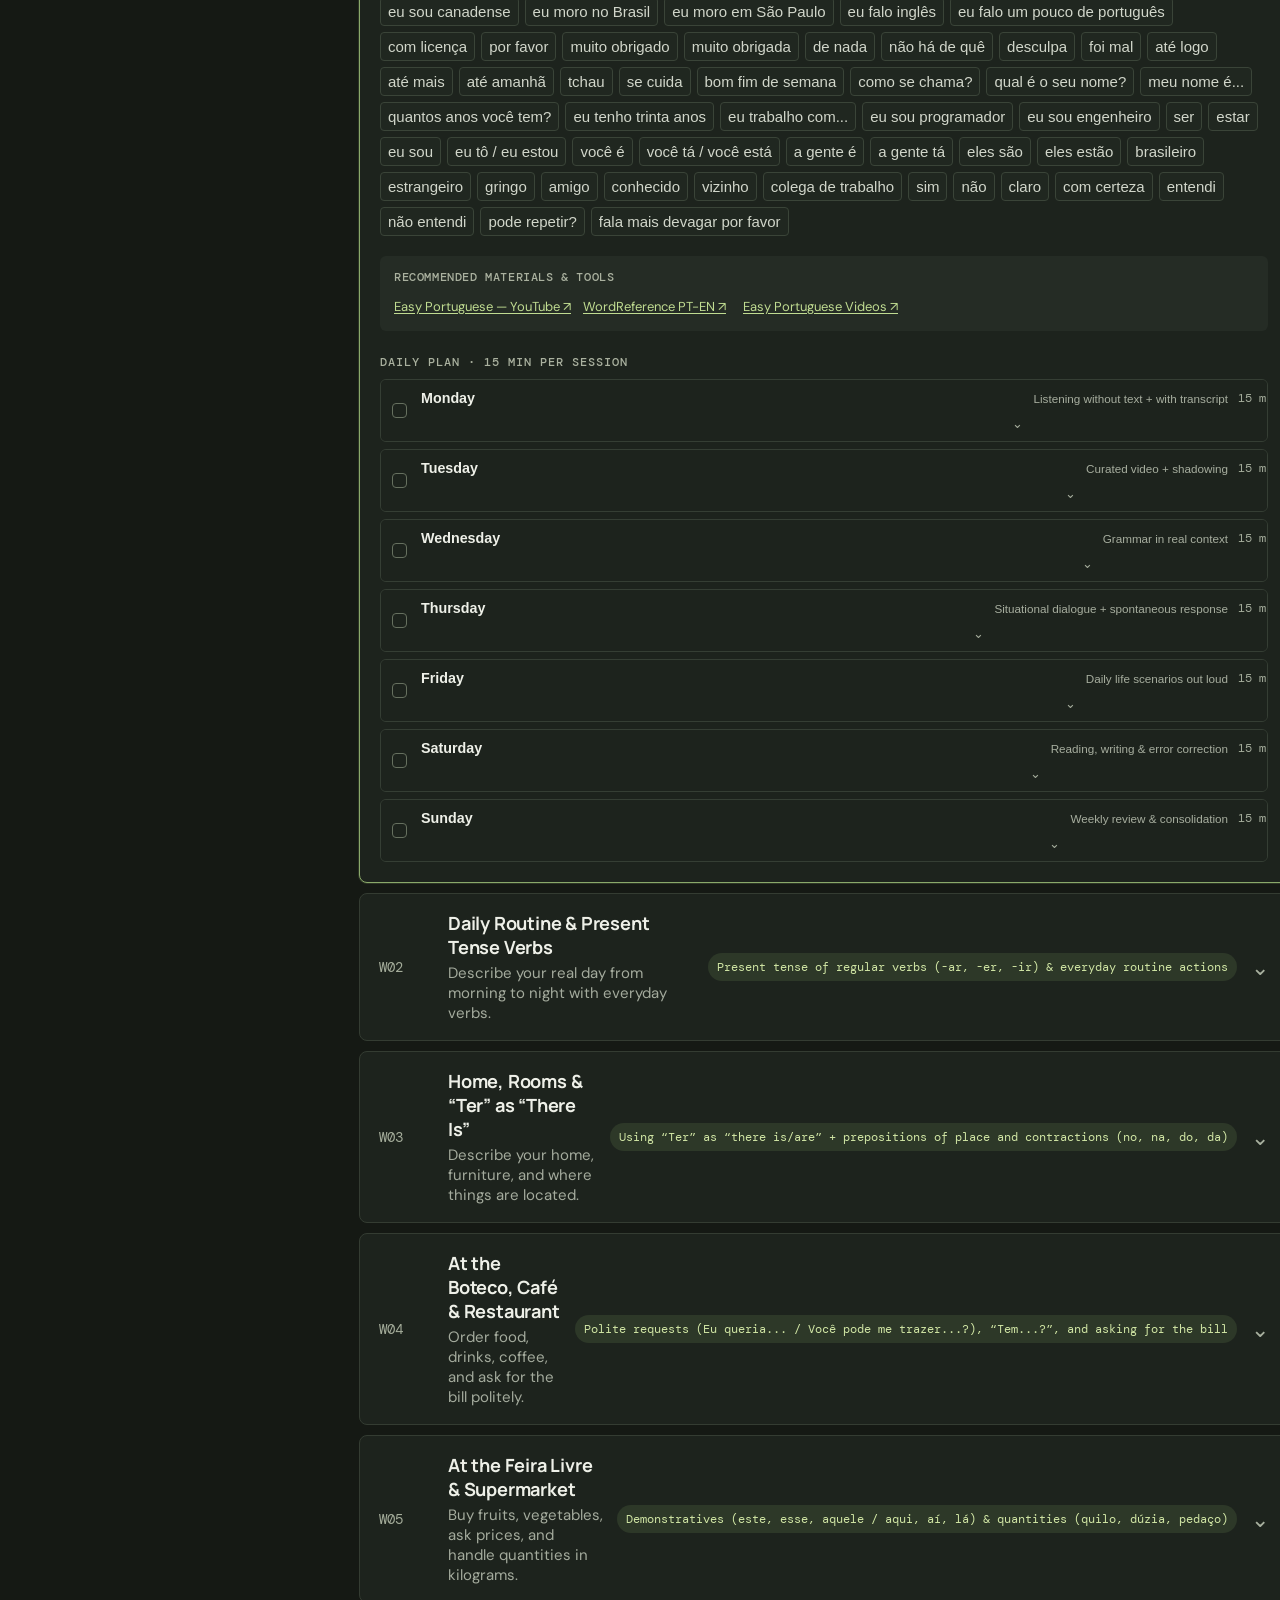
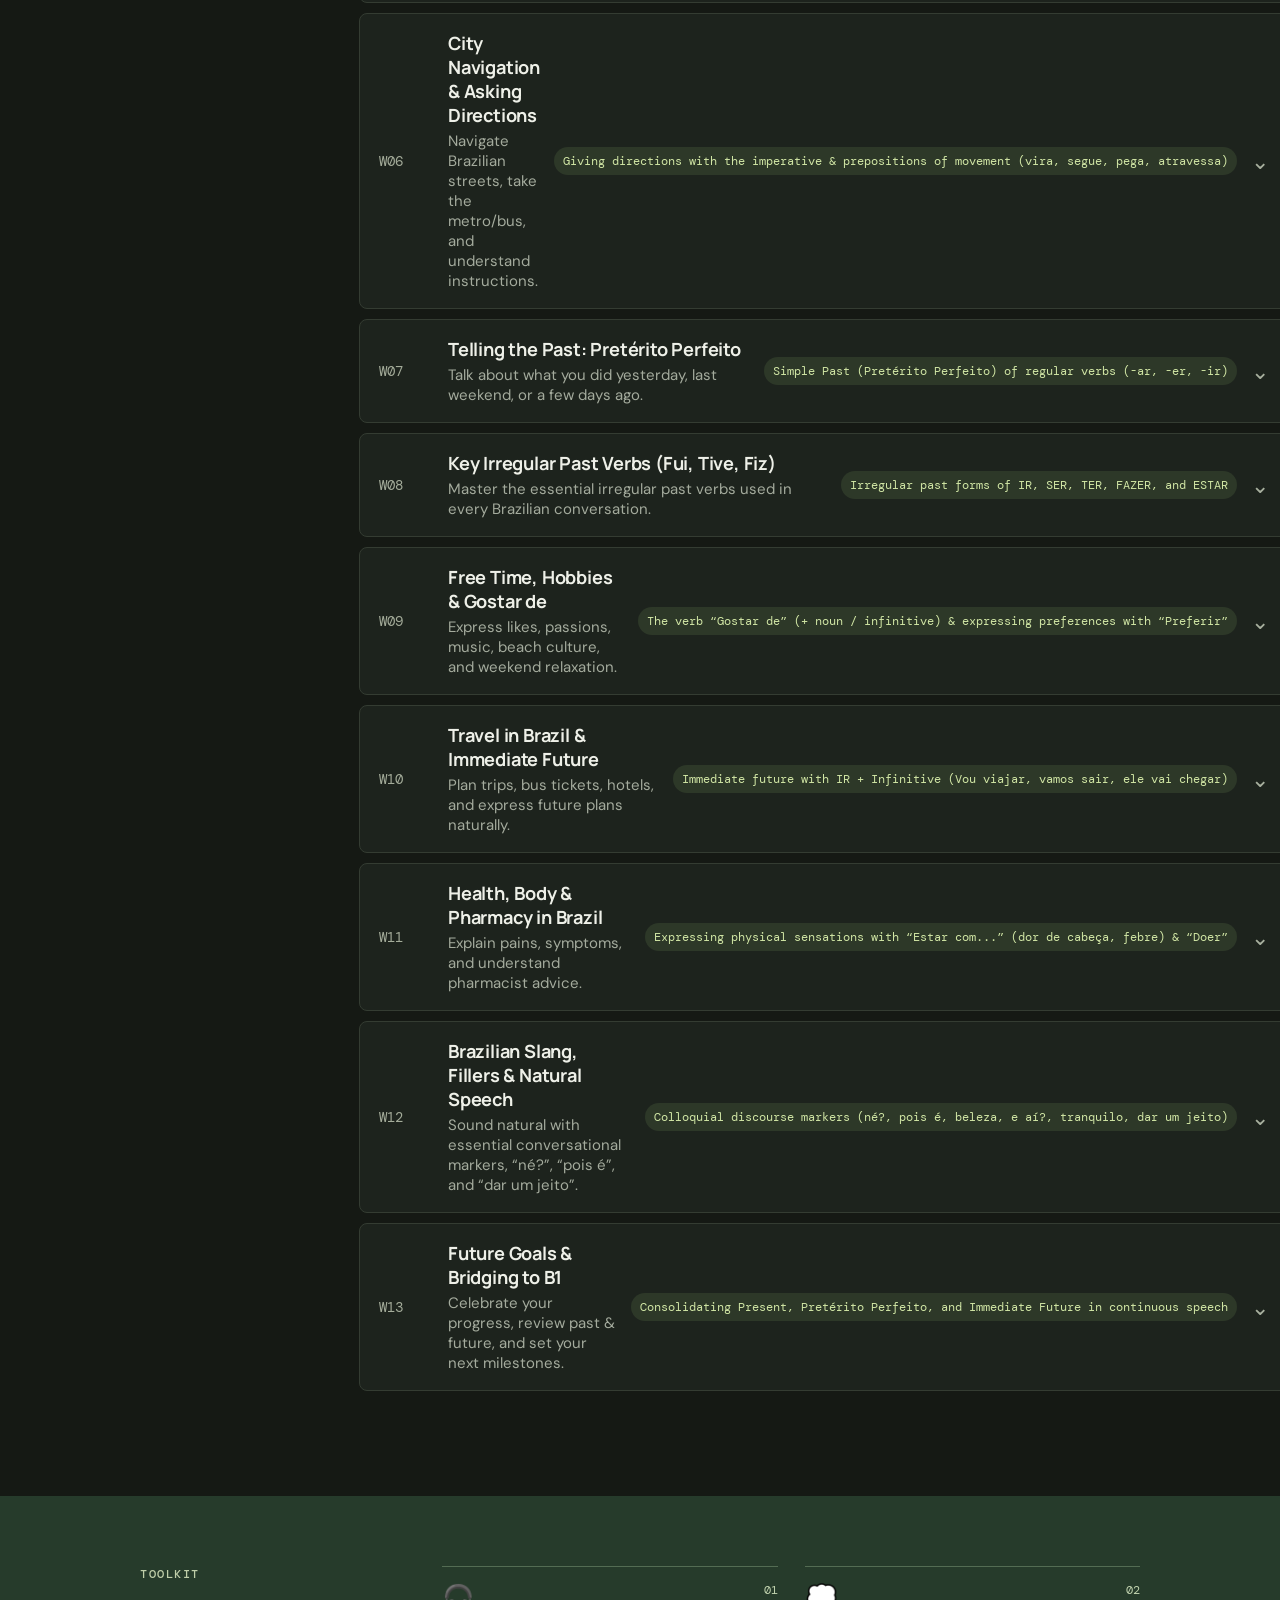
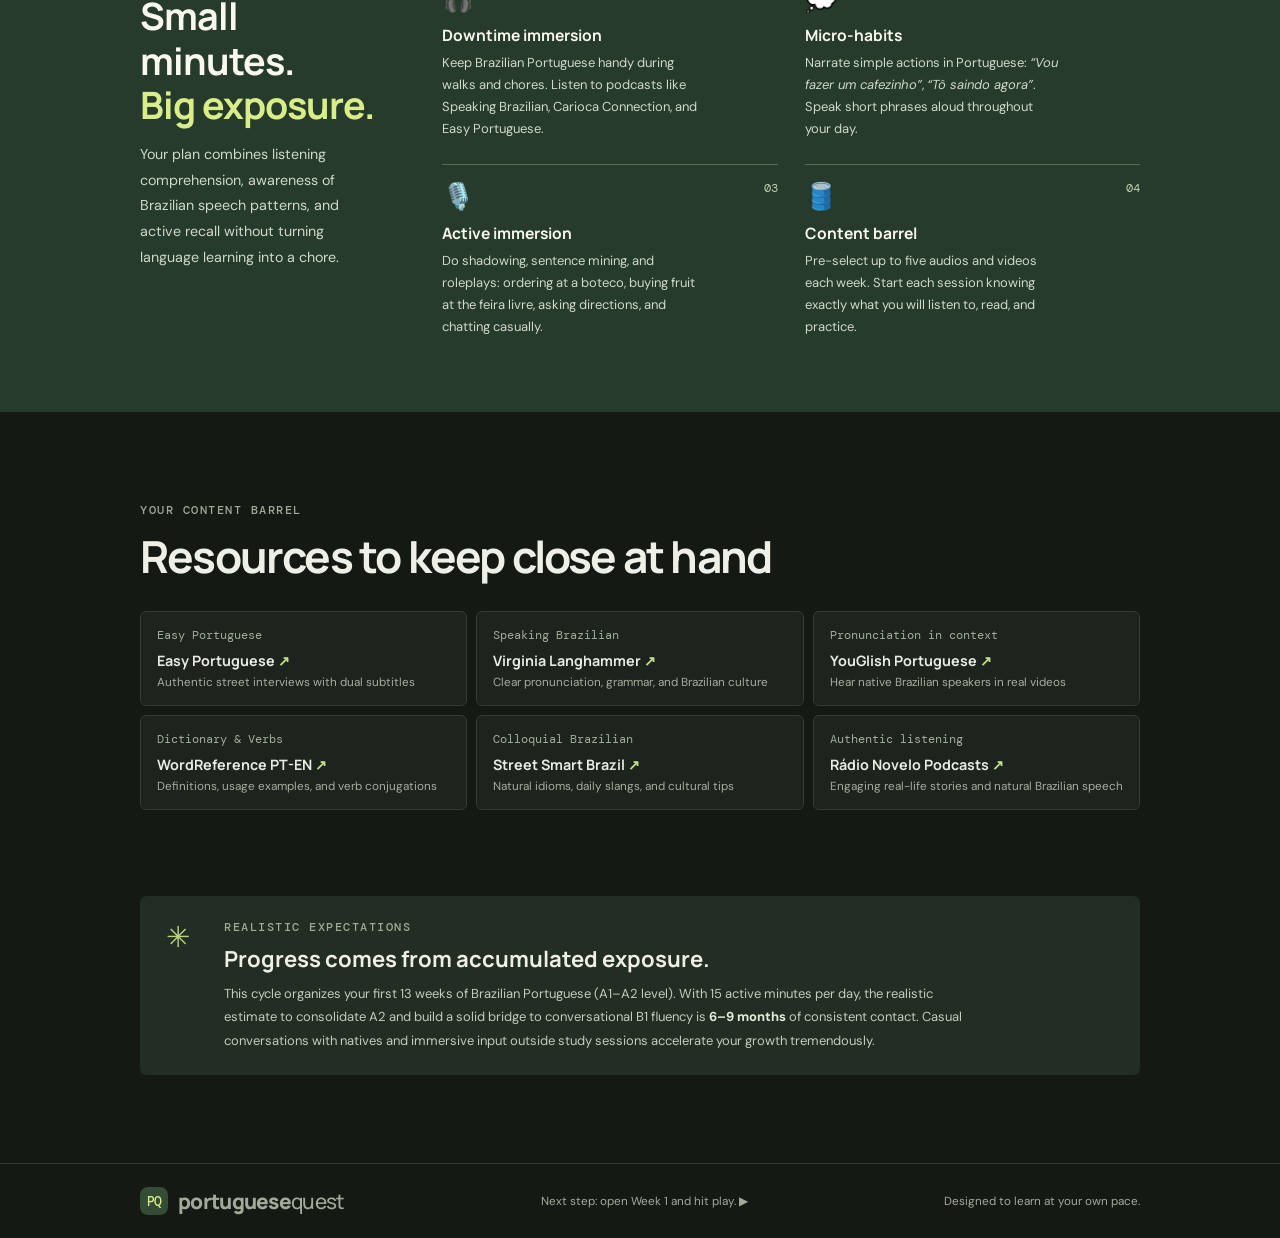
<file: portuguese/index.html>
<!doctype html>
<html lang="en">
<head>
  <meta charset="utf-8">
  <meta name="viewport" content="width=device-width, initial-scale=1">
  <meta name="theme-color" content="#151914">
  <meta name="description" content="Interactive Brazilian Portuguese study roadmap (A1–A2 level) with 15-minute daily sessions, listening practice, grammar in context, and vocabulary.">
  <title>Portuguese Quest — A1 → A2 (Brazilian Portuguese)</title>
  <link rel="preconnect" href="https://fonts.googleapis.com">
  <link rel="preconnect" href="https://fonts.gstatic.com" crossorigin>
  <link href="https://fonts.googleapis.com/css2?family=DM+Mono:wght@400;500&family=DM+Sans:wght@400;500;600;700&family=Manrope:wght@500;600;700;800&display=swap" rel="stylesheet">
  <link rel="stylesheet" href="../styles.css?v=portuguese-quest-v1-20261102">
  <script src="app.js?v=portuguese-quest-v1-20261102" defer></script>
</head>
<body>
  <header class="topbar">
    <a class="brand" href="#top" aria-label="Portuguese Quest Home"><span class="brand-mark">PQ</span><span>portuguese<span class="brand-light">quest</span></span></a>
    <nav class="topnav" aria-label="Main navigation">
      <a href="#roadmap">Roadmap</a><a href="#toolkit">Method</a>
      <a href="../" class="lang-button" title="Switch to English (B1–C1)">🇬🇧 English</a>
      <a href="../italian/" class="lang-button" title="Switch to Italian (A2–B1)">🇮🇹 Italian</a>
      <button class="quiet-button" id="export-button" type="button">Export progress</button>
      <label class="import-button" for="import-file">Import</label><input id="import-file" type="file" accept="application/json" hidden>
    </nav>
  </header>

  <main id="top">
    <section class="hero">
      <div class="hero-copy">
        <div class="eyebrow"><span class="live-dot"></span> YOUR PLAN · LEVEL A1–A2</div>
        <h1>Portuguese<br><span>Quest.</span></h1>
        <p class="hero-description">A practical path to confident conversations in Brazilian Portuguese. Fifteen minutes a day, focused on real everyday life in Brazil.</p>
        <div class="hero-tags"><span>📖 Grammar</span><span>🎧 Listening</span><span>☕ Everyday Life</span></div>
      </div>
      <div class="progress-card">
        <div class="progress-heading"><div><span class="eyebrow">OVERALL PROGRESS</span><div class="progress-number"><strong id="overall-percent">0%</strong><span>of roadmap completed</span></div></div><div class="progress-icon">↗</div></div>
        <div class="progress-track"><span id="overall-bar"></span></div>
        <div class="progress-foot"><span id="completed-count">0 of 91 sessions</span><label class="week-jump-label" for="week-jump">Week <select id="week-jump" aria-label="Jump to week"></select> of 13</label></div>
        <div class="progress-note"><span>✦</span><span>Your progress is saved in this browser.<br><b>Export a backup</b> before switching devices.</span></div>
      </div>
      <div class="hero-decoration" aria-hidden="true">01<br>→<br>13</div>
    </section>

    <section class="stats-row" aria-label="Plan summary">
      <div class="stat"><span class="stat-icon">◷</span><div><strong>15 min</strong><small>per day</small></div></div>
      <div class="stat"><span class="stat-icon">▦</span><div><strong>13 weeks</strong><small>first guided cycle</small></div></div>
      <div class="stat"><span class="stat-icon">⌁</span><div><strong>Listening + speaking</strong><small>core training focus</small></div></div>
      <div class="stat"><span class="stat-icon">◎</span><div><strong>6–9 months*</strong><small>prudent estimate to solid A2 / conversational fluency</small></div></div>
    </section>

    <section class="roadmap-section" id="roadmap">
      <div class="section-heading"><div><div class="eyebrow">YOUR PATH</div><h2>Study roadmap</h2></div><div class="heading-side">13 weeks · 91 sessions<br><span>Open a week to see daily tasks.</span></div></div>
      <div class="roadmap-layout">
        <aside class="roadmap-rail"><div class="rail-line"></div><div class="rail-label active"><i>01</i><span>Starting out</span></div><div class="rail-label"><i>04</i><span>Building momentum</span></div><div class="rail-label"><i>08</i><span>Independence</span></div><div class="rail-label"><i>12</i><span>Towards B1</span></div><div class="rail-caption">A1 → A2 foundations</div></aside>
        <div class="weeks" id="weeks-container" aria-live="polite"></div>
      </div>
    </section>

    <section class="toolkit" id="toolkit">
      <div class="toolkit-title"><div class="eyebrow">TOOLKIT</div><h2>Small minutes.<br><span>Big exposure.</span></h2><p>Your plan combines listening comprehension, awareness of Brazilian speech patterns, and active recall without turning language learning into a chore.</p></div>
      <div class="toolkit-grid">
        <article class="tool-card"><span class="tool-number">01</span><div class="tool-icon">🎧</div><h3>Downtime immersion</h3><p>Keep Brazilian Portuguese handy during walks and chores. Listen to podcasts like Speaking Brazilian, Carioca Connection, and Easy Portuguese.</p></article>
        <article class="tool-card"><span class="tool-number">02</span><div class="tool-icon">💭</div><h3>Micro-habits</h3><p>Narrate simple actions in Portuguese: <em>“Vou fazer um cafezinho”</em>, <em>“Tô saindo agora”</em>. Speak short phrases aloud throughout your day.</p></article>
        <article class="tool-card"><span class="tool-number">03</span><div class="tool-icon">🎙️</div><h3>Active immersion</h3><p>Do shadowing, sentence mining, and roleplays: ordering at a boteco, buying fruit at the feira livre, asking directions, and chatting casually.</p></article>
        <article class="tool-card"><span class="tool-number">04</span><div class="tool-icon">🛢️</div><h3>Content barrel</h3><p>Pre-select up to five audios and videos each week. Start each session knowing exactly what you will listen to, read, and practice.</p></article>
      </div>
    </section>

    <section class="resources" id="resources"><div class="eyebrow">YOUR CONTENT BARREL</div><h2>Resources to keep close at hand</h2><div class="resource-links">
      <a href="https://www.youtube.com/@EasyPortugueseVideos" target="_blank" rel="noreferrer"><span>Easy Portuguese</span><b>Easy Portuguese <i>↗</i></b><small>Authentic street interviews with dual subtitles</small></a>
      <a href="https://www.youtube.com/@SpeakingBrazilian" target="_blank" rel="noreferrer"><span>Speaking Brazilian</span><b>Virginia Langhammer <i>↗</i></b><small>Clear pronunciation, grammar, and Brazilian culture</small></a>
      <a href="https://youglish.com/portuguese" target="_blank" rel="noreferrer"><span>Pronunciation in context</span><b>YouGlish Portuguese <i>↗</i></b><small>Hear native Brazilian speakers in real videos</small></a>
      <a href="https://www.wordreference.com/pten/" target="_blank" rel="noreferrer"><span>Dictionary & Verbs</span><b>WordReference PT-EN <i>↗</i></b><small>Definitions, usage examples, and verb conjugations</small></a>
      <a href="https://streetsmartbrazil.com/" target="_blank" rel="noreferrer"><span>Colloquial Brazilian</span><b>Street Smart Brazil <i>↗</i></b><small>Natural idioms, daily slangs, and cultural tips</small></a>
      <a href="https://www.radionovelo.com.br/" target="_blank" rel="noreferrer"><span>Authentic listening</span><b>Rádio Novelo Podcasts <i>↗</i></b><small>Engaging real-life stories and natural Brazilian speech</small></a>
    </div></section>

    <section class="estimate"><div class="estimate-mark">✳</div><div><div class="eyebrow">REALISTIC EXPECTATIONS</div><h2>Progress comes from accumulated exposure.</h2><p>This cycle organizes your first 13 weeks of Brazilian Portuguese (A1–A2 level). With 15 active minutes per day, the realistic estimate to consolidate A2 and build a solid bridge to conversational B1 fluency is <b>6–9 months</b> of consistent contact. Casual conversations with natives and immersive input outside study sessions accelerate your growth tremendously.</p></div></section>
  </main>
  <footer><a class="brand" href="#top"><span class="brand-mark">PQ</span><span>portuguese<span class="brand-light">quest</span></span></a><span>Next step: open Week 1 and hit play. ▶</span><span>Designed to learn at your own pace.</span></footer>
  
  <dialog class="listening-dialog" id="listening-dialog" aria-labelledby="listening-title">
    <div class="vocab-dialog-head"><div><div class="eyebrow">GUIDED PRACTICE · 15 MIN</div><h2 id="listening-title">Listening in 4 passes</h2></div><button class="dialog-close" id="listening-close" type="button" aria-label="Close listening training">×</button></div>
    <p class="listening-intro" id="listening-intro"></p>
    <button class="video-open-button listening-video-button" id="listening-video-open" type="button">Open this week's video ▶</button>
    <div class="listening-steps" id="listening-steps"></div>
    <div class="listening-history" id="listening-history" aria-live="polite"></div>
    <fieldset class="confidence-field"><legend>How much did you understand without subtitles?</legend><div><label><input type="radio" name="listening-confidence" value="1"> Hardly anything</label><label><input type="radio" name="listening-confidence" value="2"> The main idea</label><label><input type="radio" name="listening-confidence" value="3"> Most of it</label><label><input type="radio" name="listening-confidence" value="4"> Almost everything</label></div></fieldset>
    <label class="listening-note-label" for="listening-note">Note down a sentence or tricky gap to review <span>(optional)</span></label><textarea id="listening-note" rows="2" maxlength="240" placeholder="E.g.: I missed the phrase after “a gente costuma…”"></textarea>
    <button id="listening-save" class="complete-button listening-save" type="button">Save reflection</button>
  </dialog>
  
  <dialog class="vocab-dialog" id="vocab-dialog" aria-labelledby="vocab-dialog-title">
    <div class="vocab-dialog-head"><div><div class="eyebrow">VOCABULARY CARD</div><h2 id="vocab-dialog-title"></h2></div><button class="dialog-close" id="vocab-close" type="button" aria-label="Close card">×</button></div>
    <div class="vocab-meaning"><div class="vocab-section-label">MEANING IN ENGLISH</div><p id="vocab-translation" aria-live="polite">Looking up translation…</p><small id="vocab-meaning-note">Contextual meaning for this roadmap; use examples to see it in real speech.</small></div>
    <div class="vocab-examples"><div class="vocab-section-label">EVERYDAY USAGE</div><div id="vocab-example-list"></div></div>
    <div class="vocab-related-video" id="vocab-related-video" hidden><div><div class="vocab-section-label">HEAR IN CONTEXT</div><p id="vocab-video-title"></p></div><button id="vocab-video-open" class="video-open-button" type="button">Watch video ▶</button></div>
    <div class="vocab-dialog-actions"><div class="vocab-reference-links"><a id="vocab-youglish" target="_blank" rel="noreferrer">Hear real examples ↗</a><a id="vocab-wordreference" target="_blank" rel="noreferrer">View on WordReference ↗</a></div><button id="vocab-complete" class="complete-button" type="button">Mark as learned</button></div>
    <p class="vocab-privacy-note">When a term is not in the local glossary, only the Portuguese phrase is sent to the translation service. Results stay saved in this browser.</p>
  </dialog>
  
  <dialog class="video-dialog" id="video-dialog" aria-labelledby="video-dialog-title">
    <div class="video-dialog-head"><div><div class="eyebrow" id="video-dialog-channel"></div><h2 id="video-dialog-title"></h2><p id="video-dialog-focus"></p></div><button class="dialog-close" id="video-close" type="button" aria-label="Close video">×</button></div>
    <div class="video-frame"><iframe id="video-frame" title="Recommended Brazilian Portuguese study video" src="about:blank" allow="accelerometer; autoplay; clipboard-write; encrypted-media; gyroscope; picture-in-picture; web-share" referrerpolicy="strict-origin-when-cross-origin" allowfullscreen></iframe></div>
    <div class="video-dialog-foot"><p id="video-dialog-task"></p><a id="video-youtube-link" target="_blank" rel="noreferrer">Open on YouTube ↗</a></div>
  </dialog>
  <div class="toast" id="toast" role="status" aria-live="polite"></div>
</body>
</html>
</file>
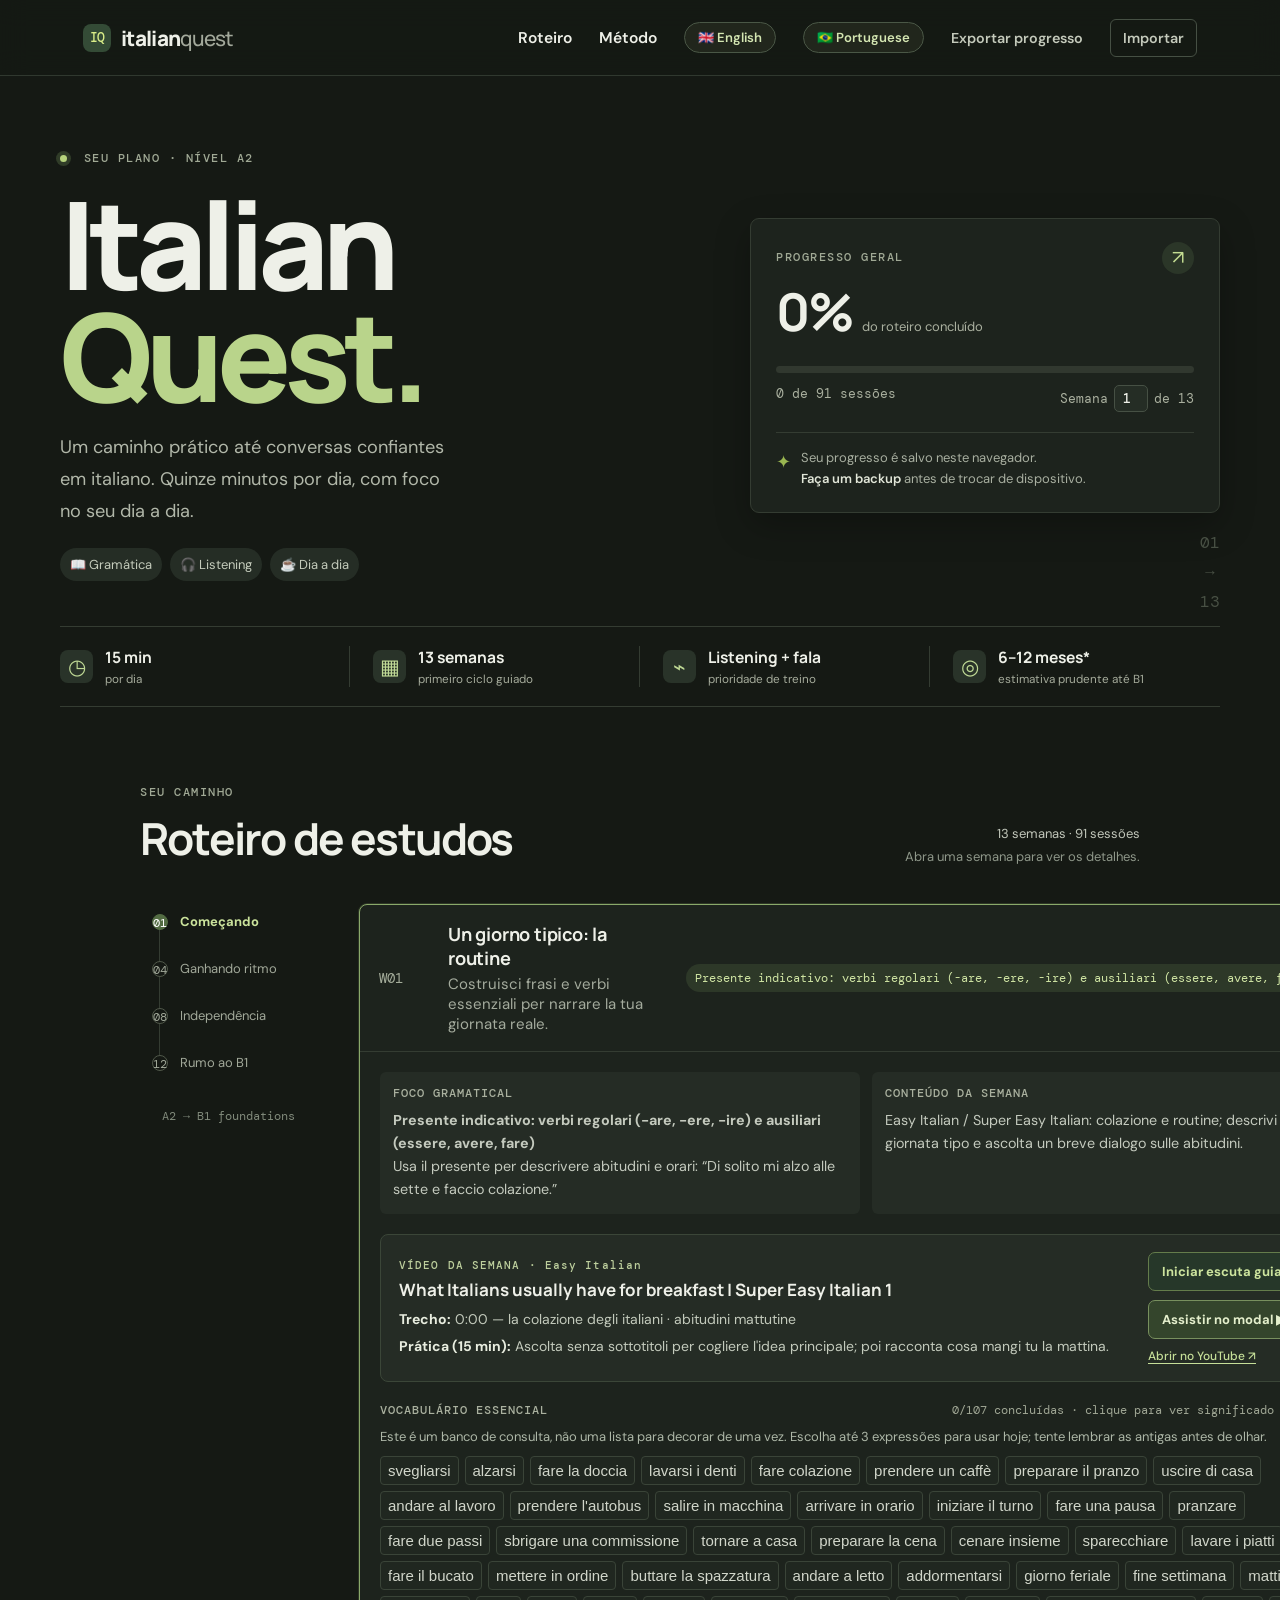
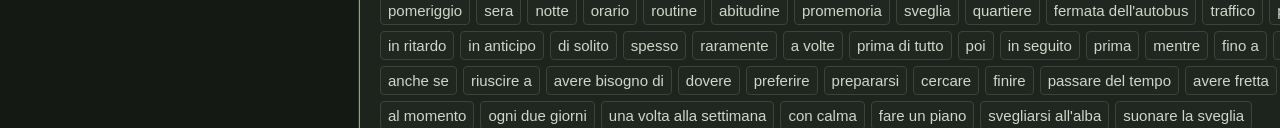
<file: italian.html>
<!doctype html>
<html lang="pt-BR">
<head>
  <meta charset="utf-8">
  <meta http-equiv="refresh" content="0; url=italian/">
  <link rel="canonical" href="italian/">
  <title>Redirecionando para Italian Quest...</title>
</head>
<body>
  <p>Redirecionando para o <a href="italian/">Italian Quest</a>...</p>
</body>
</html>
</file>
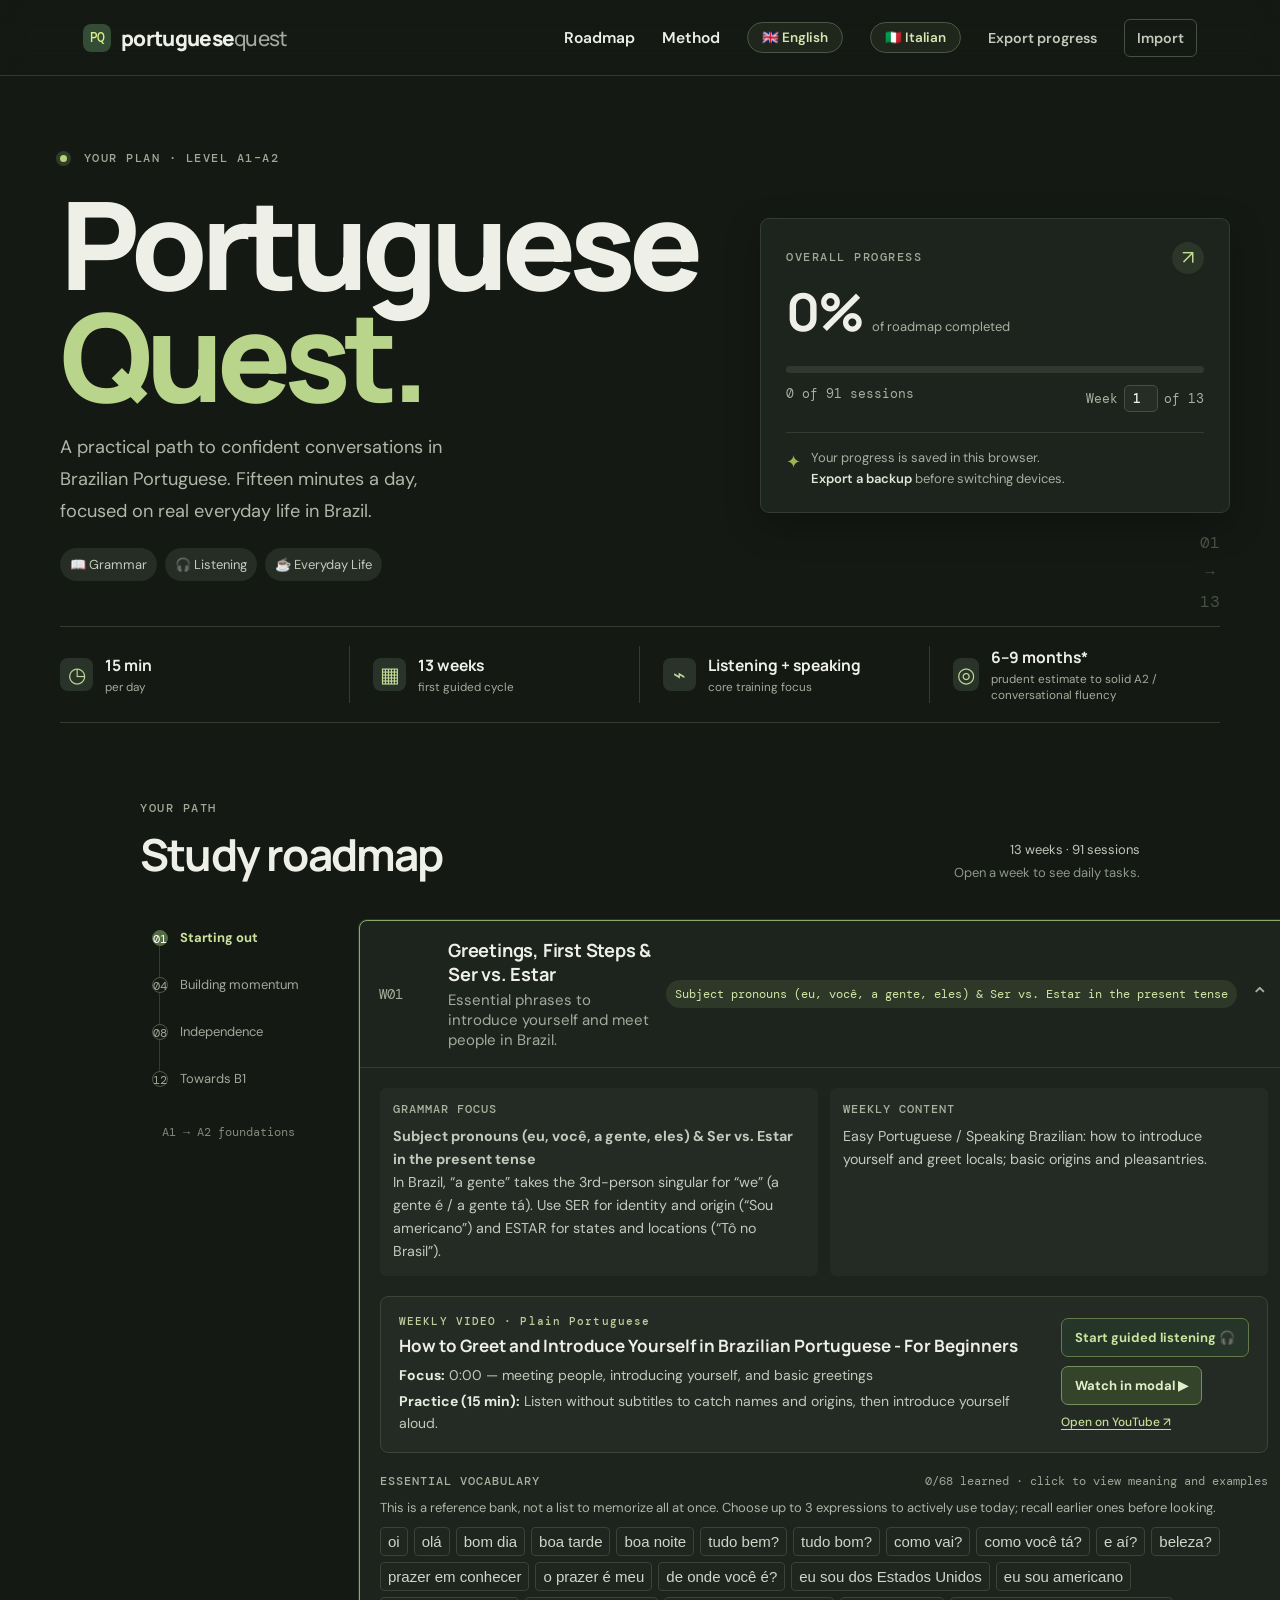
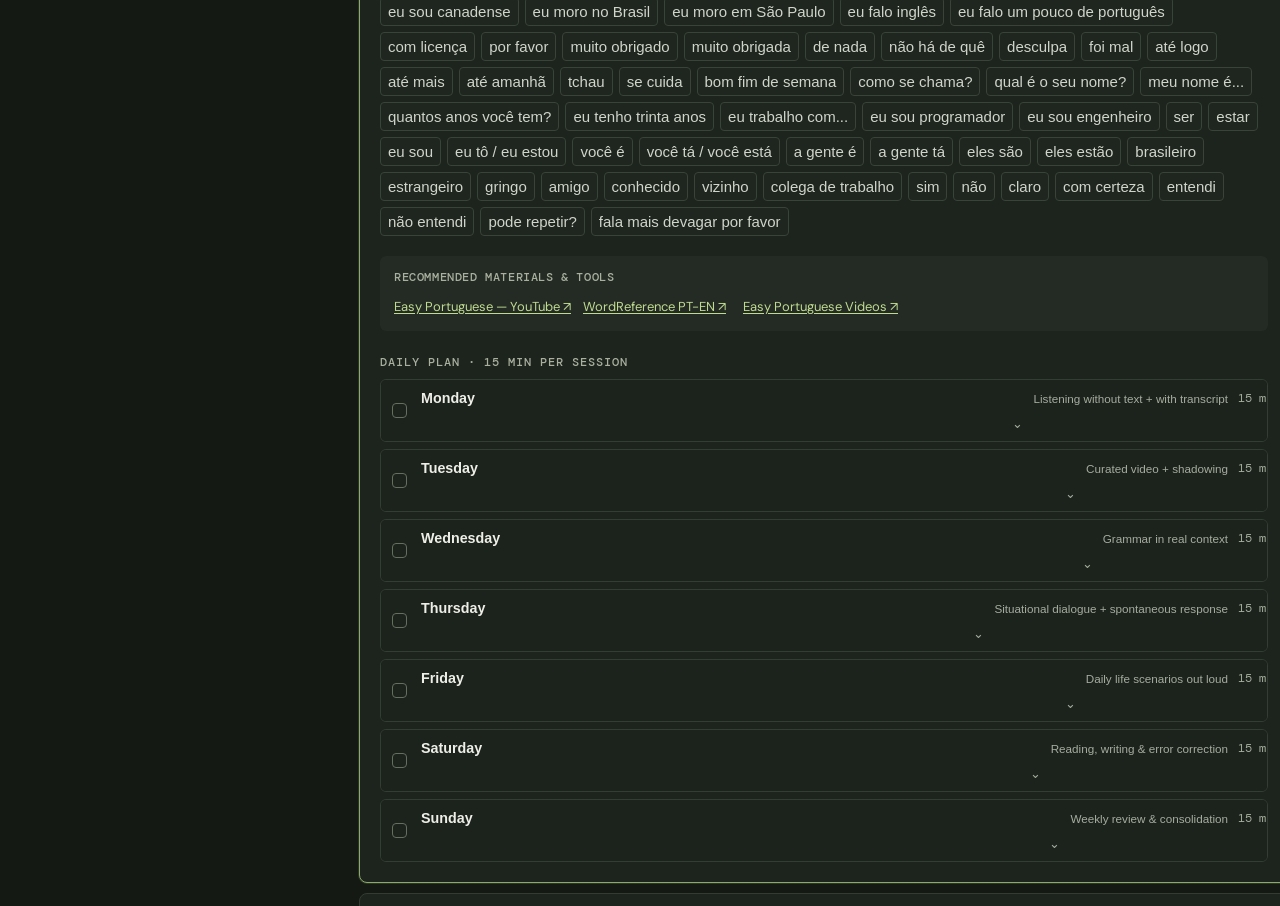
<file: portuguese.html>
<!doctype html>
<html lang="en">
<head>
  <meta charset="utf-8">
  <meta http-equiv="refresh" content="0; url=portuguese/">
  <link rel="canonical" href="portuguese/">
  <title>Redirecting to Portuguese Quest...</title>
</head>
<body>
  <p>Redirecting to <a href="portuguese/">Portuguese Quest</a>...</p>
</body>
</html>
</file>
<file: styles.css>
:root{--paper:#f5f4ee;--ink:#20231f;--muted:#777a70;--line:#ddded5;--green:#354f3a;--lime:#d9ed88;--orange:#d98554;--white:#fffefa;--mono:'DM Mono',monospace;--sans:'DM Sans',sans-serif;--display:'Manrope',sans-serif}*{box-sizing:border-box}html{scroll-behavior:smooth}body{margin:0;background:var(--paper);color:var(--ink);font-family:var(--sans);font-size:19.5px}a{color:inherit;text-decoration:none}.topbar{height:76px;border-bottom:1px solid var(--line);display:flex;align-items:center;justify-content:space-between;padding:0 max(calc((100vw - 1160px)/2),6.5vw);background:rgba(245,244,238,.9);position:sticky;top:0;z-index:10;backdrop-filter:blur(14px)}.brand{display:flex;align-items:center;gap:10px;font:800 20.8px var(--display);letter-spacing:-.7px}.brand-mark{width:28px;height:28px;display:grid;place-items:center;background:var(--green);color:var(--lime);font:500 13px var(--mono);letter-spacing:-1px;border-radius:8px}.brand-light{font-weight:500;color:#77796f}.topnav{display:flex;align-items:center;gap:27px;font-size:15.6px;font-weight:600}.topnav>a:hover{color:var(--orange)}.quiet-button,.import-button{border:0;background:none;color:#51544e;font:600 14.3px var(--sans);cursor:pointer;padding:9px 0}.import-button{border:1px solid #d1d2c7;border-radius:6px;padding:9px 12px}.hero{max-width:1160px;margin:auto;padding:74px 0 45px;display:grid;grid-template-columns:1fr 470px;gap:64px;position:relative;align-items:center;min-height:365px}.eyebrow{font:500 11.7px var(--mono);letter-spacing:1.5px;color:#808277}.live-dot{display:inline-block;width:7px;height:7px;border-radius:100%;background:#9fbf53;margin:0 8px 0 0;box-shadow:0 0 0 4px #e9efd9}.hero h1{font:800 clamp(84.5px,10.4vw,122.2px)/.92 var(--display);letter-spacing:-7px;margin:22px 0 19px}.hero h1 span{color:var(--green)}.hero-description{font-size:18.2px;line-height:1.75;color:#6b6e64;max-width:390px;margin:0 0 21px}.hero-tags{display:flex;gap:8px}.hero-tags span{font-size:13px;padding:8px 10px;background:#ebeae2;border-radius:20px;color:#5f6258}.progress-card{background:var(--white);border:1px solid #e4e3db;border-radius:9px;padding:23px 25px;box-shadow:0 12px 35px #343b2710}.progress-heading{display:flex;justify-content:space-between}.progress-number{display:flex;align-items:baseline;gap:9px;margin-top:9px}.progress-number strong{font:700 52px var(--display);letter-spacing:-2px}.progress-number span{font-size:13px;color:var(--muted)}.progress-icon{width:32px;height:32px;border-radius:50%;background:#f0f2e7;display:grid;place-items:center;color:var(--green)}.progress-track{height:7px;background:#eeeee7;border-radius:10px;margin:19px 0 12px;overflow:hidden}.progress-track span{display:block;width:0;height:100%;border-radius:10px;background:var(--green);transition:width .45s ease}.progress-foot{display:flex;justify-content:space-between;color:#75786f;font:13px var(--mono)}.progress-note{display:flex;gap:10px;border-top:1px solid #eeede6;margin-top:20px;padding-top:15px;color:#82847b;font-size:13px;line-height:1.6}.progress-note>span:first-child{font-size:18.2px;color:#9ab651}.progress-note b{color:#565950;font-weight:600}.hero-decoration{position:absolute;right:-54px;bottom:9px;color:#d0d2c8;font:15.6px/1.9 var(--mono);text-align:center}.stats-row{max-width:1160px;margin:0 auto 77px;border-top:1px solid var(--line);border-bottom:1px solid var(--line);display:grid;grid-template-columns:repeat(4,1fr);padding:19px 0}.stat{display:flex;align-items:center;gap:12px;padding-left:23px;border-right:1px solid var(--line)}.stat:first-child{padding-left:0}.stat:last-child{border:0}.stat-icon{width:33px;height:33px;border-radius:8px;background:#eaece2;display:grid;place-items:center;color:var(--green);font-size:20.8px}.stat strong,.stat small{display:block}.stat strong{font:700 15.6px var(--display)}.stat small{color:#86877e;font-size:11.7px;margin-top:3px}.roadmap-section,.resources{max-width:1000px;margin:0 auto 105px}.section-heading{display:flex;justify-content:space-between;align-items:end;margin-bottom:36px}.section-heading h2,.resources h2{font:700 44.2px var(--display);letter-spacing:-1.8px;margin:8px 0 0}.heading-side{text-align:right;font-size:13px;line-height:1.8;color:#565950}.heading-side span{color:#92938b}.roadmap-layout{display:grid;grid-template-columns:185px 1fr;gap:34px}.roadmap-rail{position:relative;display:flex;flex-direction:column;gap:30px;padding:9px 0 0 12px}.rail-line{position:absolute;width:1px;height:150px;top:17px;left:19px;background:#d8d9ce}.rail-label{z-index:1;display:flex;align-items:center;gap:12px;color:#9a9c92;font-size:13px}.rail-label i{font:11.7px var(--mono);font-style:normal;width:16px;height:16px;border-radius:50%;display:grid;place-items:center;background:var(--paper);border:1px solid #d3d5c9}.rail-label.active{color:var(--green);font-weight:700}.rail-label.active i{background:var(--green);border-color:var(--green);color:white}.rail-caption{font:11.7px var(--mono);color:#a5a69c;margin:7px 0 0 10px}.weeks{display:flex;flex-direction:column;gap:10px}.week-card{border:1px solid #e0e1d8;background:var(--white);border-radius:8px;overflow:hidden;transition:border-color .2s}.week-card.open{border-color:#aab59b}.week-summary{width:100%;display:grid;grid-template-columns:55px 1fr auto 18px;align-items:center;gap:14px;text-align:left;padding:17px 19px;background:transparent;border:0;color:inherit;cursor:pointer;font-family:var(--sans)}.week-num{font:14.3px var(--mono);color:#9a9b92}.week-title{font:700 18.2px var(--display);letter-spacing:-.2px}.week-subtitle{font-size:13px;color:#85877d;margin-top:4px}.week-chip{border-radius:20px;padding:6px 9px;background:#edf0e3;color:#64734a;font:11.7px var(--mono);white-space:nowrap}.week-chevron{font-size:22.1px;color:#82847a;transition:transform .2s}.week-card.open .week-chevron{transform:rotate(180deg)}.week-details{display:none;border-top:1px solid #edede7;padding:20px}.week-card.open .week-details{display:block;animation:appear .2s ease}@keyframes appear{from{opacity:0;transform:translateY(-3px)}to{opacity:1;transform:none}}.week-overview{display:grid;grid-template-columns:1fr 1fr;gap:12px;margin-bottom:20px}.detail-box{background:#f5f5ef;border-radius:6px;padding:13px}.detail-box h4,.days-heading{font:500 11.7px var(--mono);letter-spacing:1px;text-transform:uppercase;color:#86887e;margin:0 0 8px}.detail-box p{font-size:14.3px;line-height:1.6;margin:0;color:#55584f}.vocab-header{display:flex;align-items:center;justify-content:space-between;margin:17px 0 9px}.vocab-header h4{font:500 11.7px var(--mono);letter-spacing:1px;text-transform:uppercase;color:#85877e;margin:0}.vocab-header span{font:11.7px var(--mono);color:#94968c}.vocab-list{display:flex;flex-wrap:wrap;gap:6px}.vocab-item{border:1px solid #e5e5dc;background:#fffefa;border-radius:4px;padding:5px 7px;font-size:11.7px;color:#55584f;cursor:pointer;transition:.15s}.vocab-item:hover,.vocab-item.learned{background:#e9efd9;border-color:#cbd9a8;color:#3d573d}.vocab-item.learned{text-decoration:line-through;opacity:.72}.week-resources{margin:20px 0 0;padding:13px 14px;background:#f5f5ef;border-radius:6px}.week-resources b{display:block;font:500 11.7px var(--mono);letter-spacing:.6px;text-transform:uppercase;color:#77796f;margin-bottom:7px}.week-resources a{display:inline-block;font-size:13px;color:#4d6843;text-decoration:underline;text-underline-offset:2px;margin:3px 12px 3px 0}.days-heading{margin:23px 0 9px}.day-list{display:flex;flex-direction:column;gap:7px}.day-item{border:1px solid #e9e9e1;border-radius:6px;overflow:hidden}.day-trigger{width:100%;display:grid;grid-template-columns:24px 1fr auto 16px;align-items:center;gap:9px;text-align:left;border:0;background:#fffefa;padding:10px 11px;cursor:pointer;color:inherit}.day-check{appearance:none;width:15px;height:15px;border:1px solid #c9cbc0;border-radius:4px;display:grid;place-items:center;margin:0;cursor:pointer}.day-check:checked{background:var(--green);border-color:var(--green)}.day-check:checked:after{content:'✓';font-size:13px;color:white}.day-name{font-size:14.3px;font-weight:700}.day-focus{font-size:11.7px;color:#86887e}.day-time{font:11.7px var(--mono);color:#909187}.day-toggle{color:#888a80;transition:transform .2s}.day-item.expanded .day-toggle{transform:rotate(180deg)}.day-detail{display:none;background:#f8f8f3;border-top:1px solid #eee;padding:12px 14px 13px 44px}.day-item.expanded .day-detail{display:block}.day-detail p{margin:0 0 8px;font-size:13px;line-height:1.65;color:#5b5e55}.day-detail p:last-child{margin:0}.day-detail b{color:#373a34;font-weight:700}.toolkit{background:var(--green);color:#f9f8ef;padding:70px max(calc((100vw - 1000px)/2),7vw) 74px;display:grid;grid-template-columns:240px 1fr;gap:62px}.toolkit .eyebrow{color:#b9c4a9}.toolkit-title h2{font:700 37.7px/1.18 var(--display);letter-spacing:-1px;margin:12px 0}.toolkit-title h2 span{color:var(--lime)}.toolkit-title p{font-size:14.3px;line-height:1.8;color:#c5cdbd}.toolkit-grid{display:grid;grid-template-columns:1fr 1fr;gap:23px 27px}.tool-card{position:relative;border-top:1px solid #6f826d;padding-top:14px}.tool-number{position:absolute;right:0;top:15px;font:11.7px var(--mono);color:#a8b79a}.tool-icon{font-size:26px}.tool-card h3{font:700 15.6px var(--display);margin:9px 0 6px}.tool-card p{font-size:13px;line-height:1.7;color:#c5cdbd;margin:0;max-width:255px}.resources{margin-top:90px;margin-bottom:86px}.resources h2{margin-bottom:25px}.resource-links{display:grid;grid-template-columns:repeat(3,1fr);gap:9px}.resource-links a{background:var(--white);border:1px solid #e3e3da;border-radius:6px;padding:15px 16px;transition:transform .2s,border .2s}.resource-links a:hover{transform:translateY(-2px);border-color:#aab59b}.resource-links a span,.resource-links a b,.resource-links a small{display:block}.resource-links a span{font:11.7px var(--mono);color:#92948a}.resource-links a b{font:700 14.3px var(--display);margin:8px 0 4px}.resource-links a b i{font-style:normal;color:#78934b}.resource-links a small{font-size:11.7px;color:#81837a}.estimate{max-width:1000px;margin:0 auto 88px;padding:23px 26px;background:#eceee3;border-radius:7px;display:grid;grid-template-columns:44px 1fr;gap:14px}.estimate-mark{font-size:28.6px;color:#8fa85e}.estimate h2{font:700 22.1px var(--display);margin:8px 0}.estimate p{font-size:13px;line-height:1.8;color:#686b61;margin:0;max-width:740px}.estimate p b{color:#41463a}footer{border-top:1px solid var(--line);min-height:75px;display:flex;align-items:center;justify-content:space-between;padding:0 max(calc((100vw - 1000px)/2),7vw);font-size:11.7px;color:#85877e}.toast{position:fixed;bottom:22px;left:50%;transform:translate(-50%,20px);opacity:0;background:#283c2d;color:white;padding:11px 16px;border-radius:6px;font-size:14.3px;transition:.25s;pointer-events:none;z-index:20}.toast.show{opacity:1;transform:translate(-50%,0)}
@media(max-width:1200px){.hero,.stats-row{margin-left:6.5vw;margin-right:6.5vw}.hero-decoration{right:0}.roadmap-section,.resources,.estimate{margin-left:7vw;margin-right:7vw}.toolkit{padding-left:7vw;padding-right:7vw}}
@media(max-width:760px){.topbar{height:64px;padding:0 5vw}.topnav{gap:13px}.topnav>a{display:none}.quiet-button{font-size:13px}.hero{margin:0;padding:52px 5vw 35px;grid-template-columns:1fr;gap:26px}.hero h1{font-size:98.8px}.progress-card{max-width:500px}.hero-decoration{display:none}.stats-row{margin:0 5vw 60px;grid-template-columns:1fr 1fr;row-gap:18px;padding:17px 0}.stat{padding-left:10px}.stat:nth-child(2){border:0}.stat:first-child{padding-left:10px}.section-heading{align-items:start;gap:14px;flex-direction:column}.heading-side{text-align:left}.roadmap-section,.resources{margin:0 5vw 70px}.roadmap-layout{grid-template-columns:1fr}.roadmap-rail{display:none}.week-summary{grid-template-columns:38px 1fr auto 14px;gap:8px;padding:14px 12px}.week-title{font-size:15.6px}.week-chip{font-size:10.4px;padding:5px 7px}.week-details{padding:13px}.week-overview{grid-template-columns:1fr}.day-trigger{grid-template-columns:20px 1fr auto 13px;gap:7px}.day-focus{display:none}.day-trigger-main{width:100%;display:grid!important;grid-template-columns:1fr auto 13px;align-items:center;gap:8px;text-align:left;border:0;background:transparent;color:inherit;padding:0;cursor:pointer}.toolkit{grid-template-columns:1fr;gap:30px;padding:50px 6vw}.toolkit-grid{gap:20px}.resource-links{grid-template-columns:1fr 1fr}.estimate{margin:0 5vw 60px;padding:18px;grid-template-columns:30px 1fr}footer{padding:17px 5vw;gap:13px;flex-wrap:wrap}footer>span:last-child{display:none}}
@media(max-width:420px){.brand{font-size:18.2px}.topnav{gap:9px}.import-button{padding:8px}.hero h1{font-size:85.8px}.resource-links{grid-template-columns:1fr}.toolkit-grid{grid-template-columns:1fr}.week-chip{display:none}.week-summary{grid-template-columns:35px 1fr 16px}}
@media(max-width:420px){.brand{font-size:18.2px}.topnav{gap:9px}.import-button{padding:8px}.hero h1{font-size:85.8px}.resource-links{grid-template-columns:1fr}.toolkit-grid{grid-template-columns:1fr}.week-chip{display:none}.week-summary{grid-template-columns:35px 1fr 16px}}
:root{color-scheme:dark;--paper:#151914;--ink:#eef0e8;--muted:#a2a899;--line:#30382f;--green:#a9c77b;--lime:#d9ed88;--orange:#e39a6e;--white:#1d231d;--mono:'DM Mono',monospace;--sans:'DM Sans',sans-serif;--display:'Manrope',sans-serif}body{background:var(--paper);color:var(--ink)}.topbar{background:rgba(21,25,20,.92)}.brand-mark{background:#344b36;color:var(--lime)}.brand-light{color:#a3a99b}.quiet-button,.import-button{color:#c4cabb}.import-button{border-color:#465044}.eyebrow{color:#a0a995}.live-dot{background:#b6d37c;box-shadow:0 0 0 4px #303c28}.hero h1 span{color:#b9d48b}.hero-description{color:#b1b7a9}.hero-tags span{background:#252d25;color:#c4cbbb}.progress-card{background:#1d231d;border-color:#343c32;box-shadow:0 12px 35px #0004}.progress-icon{background:#2b3628;color:#c3dc91}.progress-track{background:#31382f}.progress-track span{background:#b4cf83}.progress-foot,.progress-number span{color:#aab09f}.progress-note{border-color:#343c32;color:#a8afa0}.progress-note b{color:#e1e6d8}.hero-decoration{color:#485044}.stats-row{border-color:#343c32}.stat{border-color:#343c32}.stat-icon{background:#293329;color:#bfd995}.stat small{color:#a5ab9b}.heading-side{color:#c1c6ba}.heading-side span{color:#8e9789}.rail-line{background:#343c32}.rail-label{color:#a1a899}.rail-label i{background:var(--paper);border-color:#50584a}.rail-label.active{color:#cbe39c}.rail-label.active i{background:#536c43;border-color:#536c43}.rail-caption{color:#818a7b}.week-card{background:#1d231d;border-color:#343c32}.week-card.open{border-color:#72875d}.week-num{color:#a4ac9a}.week-subtitle{color:#a4ab9d}.week-chip{background:#2d3828;color:#d1e6a5}.week-chevron{color:#a8b09f}.week-details{border-color:#343c32}.detail-box,.week-resources{background:#252c25}.detail-box h4,.days-heading,.vocab-header h4{color:#aab19f}.detail-box p{color:#c4cabe}.vocab-header span{color:#a0a795}.vocab-item{background:#202720;border-color:#3a4438;color:#d1d6ca}.vocab-item:hover,.vocab-item.learned{background:#35452c;border-color:#647c4b;color:#e0efc1}.week-resources b{color:#aab19f}.week-resources a{color:#c0dc91}.day-item{border-color:#353e34}.day-trigger{background:#1d231d;color:var(--ink)}.day-check{border-color:#66705f}.day-check:checked{background:#708d52;border-color:#708d52}.day-focus{color:#a7ae9f}.day-time,.day-toggle{color:#a5ad9c}.day-detail{background:#252c25;border-color:#343c32}.day-detail p{color:#c3cabc}.day-detail b{color:#eff1e9}.day-detail a{color:#c7e497}.toolkit{background:#263b2b}.toolkit .eyebrow{color:#bfcea9}.toolkit-title p,.tool-card p{color:#d0d8ca}.tool-card{border-color:#536c53}.tool-number{color:#c0d2ae}.resource-links a{background:#1d231d;border-color:#343c32}.resource-links a:hover{border-color:#71875c}.resource-links a span{color:#a3ad9b}.resource-links a b{color:#e8ebe1}.resource-links a b i{color:#c3df8e}.resource-links a small{color:#a7ae9f}.estimate{background:#242d24}.estimate-mark{color:#b8d37e}.estimate p{color:#c4cabe}.estimate p b{color:#e7eddc}footer{border-color:#343c32;color:#a3aa9b}.toast{background:#344b36;color:#f5f7ef}

.week-title{display:block}.week-subtitle{display:block;font-size:15px}.vocab-item{font-size:15px}.day-detail p{font-size:16px}.day-trigger{grid-template-columns:20px minmax(0,1fr);align-items:center}.day-trigger-main{width:100%;min-width:0;display:grid;grid-template-columns:minmax(0,1fr) auto 18px;align-items:center;gap:10px;text-align:left;border:0;background:transparent;color:inherit;padding:0;cursor:pointer}.day-name{font-weight:700}.day-focus{min-width:0}.day-time{white-space:nowrap}.day-toggle{justify-self:end}
.vocab-item.learned{text-decoration:none;opacity:1;border-color:#809b5e;color:#e1efc5}
.vocab-item.learned::after{content:' ✓';color:#d9ed88}
.vocab-dialog{width:min(540px,calc(100vw - 28px));max-height:min(82vh,740px);margin:auto;padding:24px;background:#1d231d;color:#eef0e8;border:1px solid #596a4b;border-radius:12px;box-shadow:0 24px 90px #000a;overflow:auto}
.vocab-dialog::backdrop{background:#080b08c9;backdrop-filter:blur(3px)}
.vocab-dialog-head{display:flex;justify-content:space-between;align-items:flex-start;gap:18px;margin-bottom:20px}
.vocab-dialog-head .eyebrow{color:#bac99f}
.vocab-dialog-head h2{font:700 25px/1.2 var(--display);margin:8px 0 0;overflow-wrap:anywhere}
.dialog-close{width:34px;height:34px;flex:0 0 34px;display:grid;place-items:center;border:1px solid #414b3c;border-radius:50%;background:#252d25;color:#e7eddf;font:400 23px var(--sans);cursor:pointer}
.vocab-meaning{padding:16px 17px;background:#293329;border:1px solid #3a4737;border-radius:8px}
.vocab-section-label{font:500 11px var(--mono);letter-spacing:1.2px;color:#bdcf9d}
.vocab-meaning p{font:700 21px/1.4 var(--sans);margin:9px 0 5px;color:#f0f3e9;overflow-wrap:anywhere}
.vocab-meaning small{display:block;font:400 12px/1.6 var(--sans);color:#b0b9a9}
.vocab-examples{margin:21px 0 17px}
.vocab-examples>.vocab-section-label{margin-bottom:9px}
.vocab-example{display:grid;grid-template-columns:25px 1fr;gap:9px;align-items:start;padding:12px 0;border-bottom:1px solid #343c32}
.vocab-example:last-child{border-bottom:0}
.vocab-example>span{width:22px;height:22px;display:grid;place-items:center;border-radius:50%;background:#35452c;color:#d9edaa;font:500 11px var(--mono)}
.vocab-example p{margin:0;color:#e3e8dc;font:400 15px/1.6 var(--sans)}
.vocab-dialog-actions{display:flex;align-items:center;justify-content:space-between;gap:15px;margin-top:18px}
.vocab-reference-links{display:flex;flex-wrap:wrap;gap:13px}
.vocab-reference-links a{font:500 12px var(--sans);color:#c6df99;text-decoration:underline;text-underline-offset:3px}
.complete-button{border:0;border-radius:7px;padding:11px 17px;background:#b4cf83;color:#192117;font:700 14px var(--sans);cursor:pointer;white-space:nowrap}
.complete-button:hover{background:#c8df9f}
.vocab-privacy-note{margin:15px 0 0;color:#929d8b;font:400 11px/1.5 var(--sans)}
@media(max-width:520px){.vocab-dialog{padding:20px 17px}.vocab-dialog-head h2{font-size:22px}.vocab-dialog-actions{align-items:flex-end;flex-direction:column}.vocab-reference-links{width:100%;justify-content:flex-start}.complete-button{width:100%}}
.vocab-header{gap:12px;align-items:flex-start}.vocab-count{max-width:65%;text-align:right;line-height:1.5}
.weekly-video-card{display:flex;align-items:center;justify-content:space-between;gap:20px;margin:0 0 20px;padding:17px 18px;background:#252c25;border:1px solid #3b4638;border-radius:8px}
.weekly-video-copy{min-width:0}.weekly-video-copy .vocab-section-label{font:500 11px var(--mono);letter-spacing:1.1px;color:#bdcf9d}.weekly-video-copy h4{margin:7px 0;color:#eef0e8;font:700 17px/1.35 var(--display)}.weekly-video-copy p{margin:5px 0 0;color:#c3cabc;font:400 14px/1.55 var(--sans)}.weekly-video-copy p b{color:#e8eddf}.weekly-video-actions{display:flex;flex:0 0 auto;flex-direction:column;align-items:flex-start;gap:9px}.weekly-video-actions>a{color:#c6df99;font:500 12px var(--sans);text-decoration:underline;text-underline-offset:3px}.video-open-button{border:1px solid #78905e;border-radius:7px;padding:10px 13px;background:#34452c;color:#e4efcc;font:700 13px var(--sans);cursor:pointer;white-space:nowrap}.video-open-button:hover{background:#405638}.video-not-available{max-width:250px;color:#aeb7a6;font:400 12px/1.55 var(--sans)}
.vocab-related-video[hidden]{display:none}.vocab-related-video{display:flex;align-items:center;justify-content:space-between;gap:12px;margin-top:17px;padding:13px 14px;background:#242d24;border:1px solid #3e4b38;border-radius:8px}.vocab-related-video p{margin:6px 0 0;color:#d6ddce;font:500 13px/1.45 var(--sans)}
.video-dialog{width:min(900px,calc(100vw - 28px));max-height:90vh;margin:auto;padding:23px;background:#1d231d;color:#eef0e8;border:1px solid #596a4b;border-radius:12px;box-shadow:0 24px 90px #000a;overflow:auto}.video-dialog::backdrop{background:#080b08d9;backdrop-filter:blur(4px)}.video-dialog-head{display:flex;align-items:flex-start;justify-content:space-between;gap:20px;margin-bottom:17px}.video-dialog-head .eyebrow{color:#bdcf9d}.video-dialog-head h2{margin:6px 0 0;font:700 21px/1.35 var(--display)}.video-dialog-head p{margin:6px 0 0;color:#adb7a4;font:400 13px/1.5 var(--sans)}.video-frame{position:relative;width:100%;aspect-ratio:16/9;overflow:hidden;border:1px solid #3c4738;border-radius:8px;background:#090d09}.video-frame iframe{position:absolute;inset:0;width:100%;height:100%;border:0}.video-dialog-foot{display:flex;align-items:flex-start;justify-content:space-between;gap:16px;margin-top:13px}.video-dialog-foot p{margin:0;color:#d0d8c8;font:400 14px/1.6 var(--sans)}.video-dialog-foot a{flex:0 0 auto;color:#c6df99;font:500 13px var(--sans);text-decoration:underline;text-underline-offset:3px}
@media(max-width:640px){.weekly-video-card{align-items:flex-start;flex-direction:column;gap:13px;padding:14px}.weekly-video-actions{flex-direction:row;align-items:center;flex-wrap:wrap}.vocab-related-video{align-items:flex-start;flex-direction:column}.video-dialog{padding:17px}.video-dialog-head h2{font-size:18px}.video-dialog-foot{flex-direction:column}}
.inline-video-open{padding:0;border:0;background:none;color:#c6df99;font:600 13px var(--sans);text-decoration:underline;text-underline-offset:3px;cursor:pointer}
.week-jump-label{display:flex;align-items:center;gap:6px;white-space:nowrap}.week-jump-label select{appearance:none;border:1px solid #465044;border-radius:5px;background:#252d25;color:#eef0e8;padding:5px 8px;font:500 13px var(--mono);cursor:pointer}.week-card.current-week{border-color:#8aa96a;box-shadow:0 0 0 1px #8aa96a33}.listening-open-button{border:1px solid #647c4b;border-radius:7px;padding:10px 13px;background:#263729;color:#cde49e;font:700 13px var(--sans);cursor:pointer;white-space:nowrap}.listening-open-button:hover{background:#354b36}.listening-dialog{width:min(590px,calc(100vw - 28px));max-height:88vh;margin:auto;padding:24px;background:#1d231d;color:#eef0e8;border:1px solid #596a4b;border-radius:12px;box-shadow:0 24px 90px #000a;overflow:auto}.listening-dialog::backdrop{background:#080b08d9;backdrop-filter:blur(4px)}.listening-dialog h2{font:700 23px/1.3 var(--display);margin:7px 0}.listening-intro{color:#c3cabc;font:400 14px/1.55 var(--sans)}.listening-steps{display:grid;gap:8px;margin:16px 0}.listening-steps article{padding:12px 13px;border:1px solid #394438;border-radius:7px;background:#252c25;color:#cbd2c3;font:400 13px/1.55 var(--sans)}.listening-steps b{color:#e7eddb}.confidence-field{margin:17px 0;padding:13px;border:1px solid #394438;border-radius:7px}.confidence-field legend,.listening-note-label{color:#e5eadc;font:600 13px var(--sans)}.confidence-field>div{display:flex;flex-wrap:wrap;gap:10px 15px;margin-top:10px}.confidence-field label{display:flex;align-items:center;gap:5px;color:#bdc7b7;font:400 12px var(--sans)}.confidence-field input{accent-color:#b4cf83}.listening-note-label{display:block;margin:14px 0 7px}.listening-note-label span{color:#a0aa98;font-weight:400}.listening-dialog textarea{width:100%;resize:vertical;border:1px solid #465044;border-radius:6px;padding:10px;background:#151914;color:#eef0e8;font:400 14px/1.5 var(--sans)}.listening-dialog textarea:focus,.week-jump-label select:focus-visible,.listening-open-button:focus-visible{outline:2px solid #b4cf83;outline-offset:2px}.listening-save{margin-top:14px}
.vocab-guidance{margin:0 0 10px;color:#adb7a7;font:400 13px/1.5 var(--sans)}
.hero-decoration{right:0}
@media(max-width:640px){.progress-foot{align-items:flex-start;gap:9px;flex-direction:column}.listening-dialog{padding:19px 16px}.confidence-field>div{gap:8px 12px}}
.lang-button{display:inline-flex;align-items:center;gap:6px;padding:6px 14px;border:1px solid #4a5746;border-radius:20px;background:rgba(180,207,131,0.08);color:#d4e6b2;font:600 13.5px var(--sans);text-decoration:none;transition:.2s}
.lang-button:hover{background:#35492d;border-color:#8aa96a;color:#eef7dc}
.topnav>a.lang-button{display:inline-flex}
@media(max-width:760px){.topnav>a.lang-button{display:inline-flex}.lang-button{padding:5px 9px;font-size:12px;gap:4px}}
@media(max-width:480px){.lang-button{padding:4px 7px;font-size:11px}}
</file>
